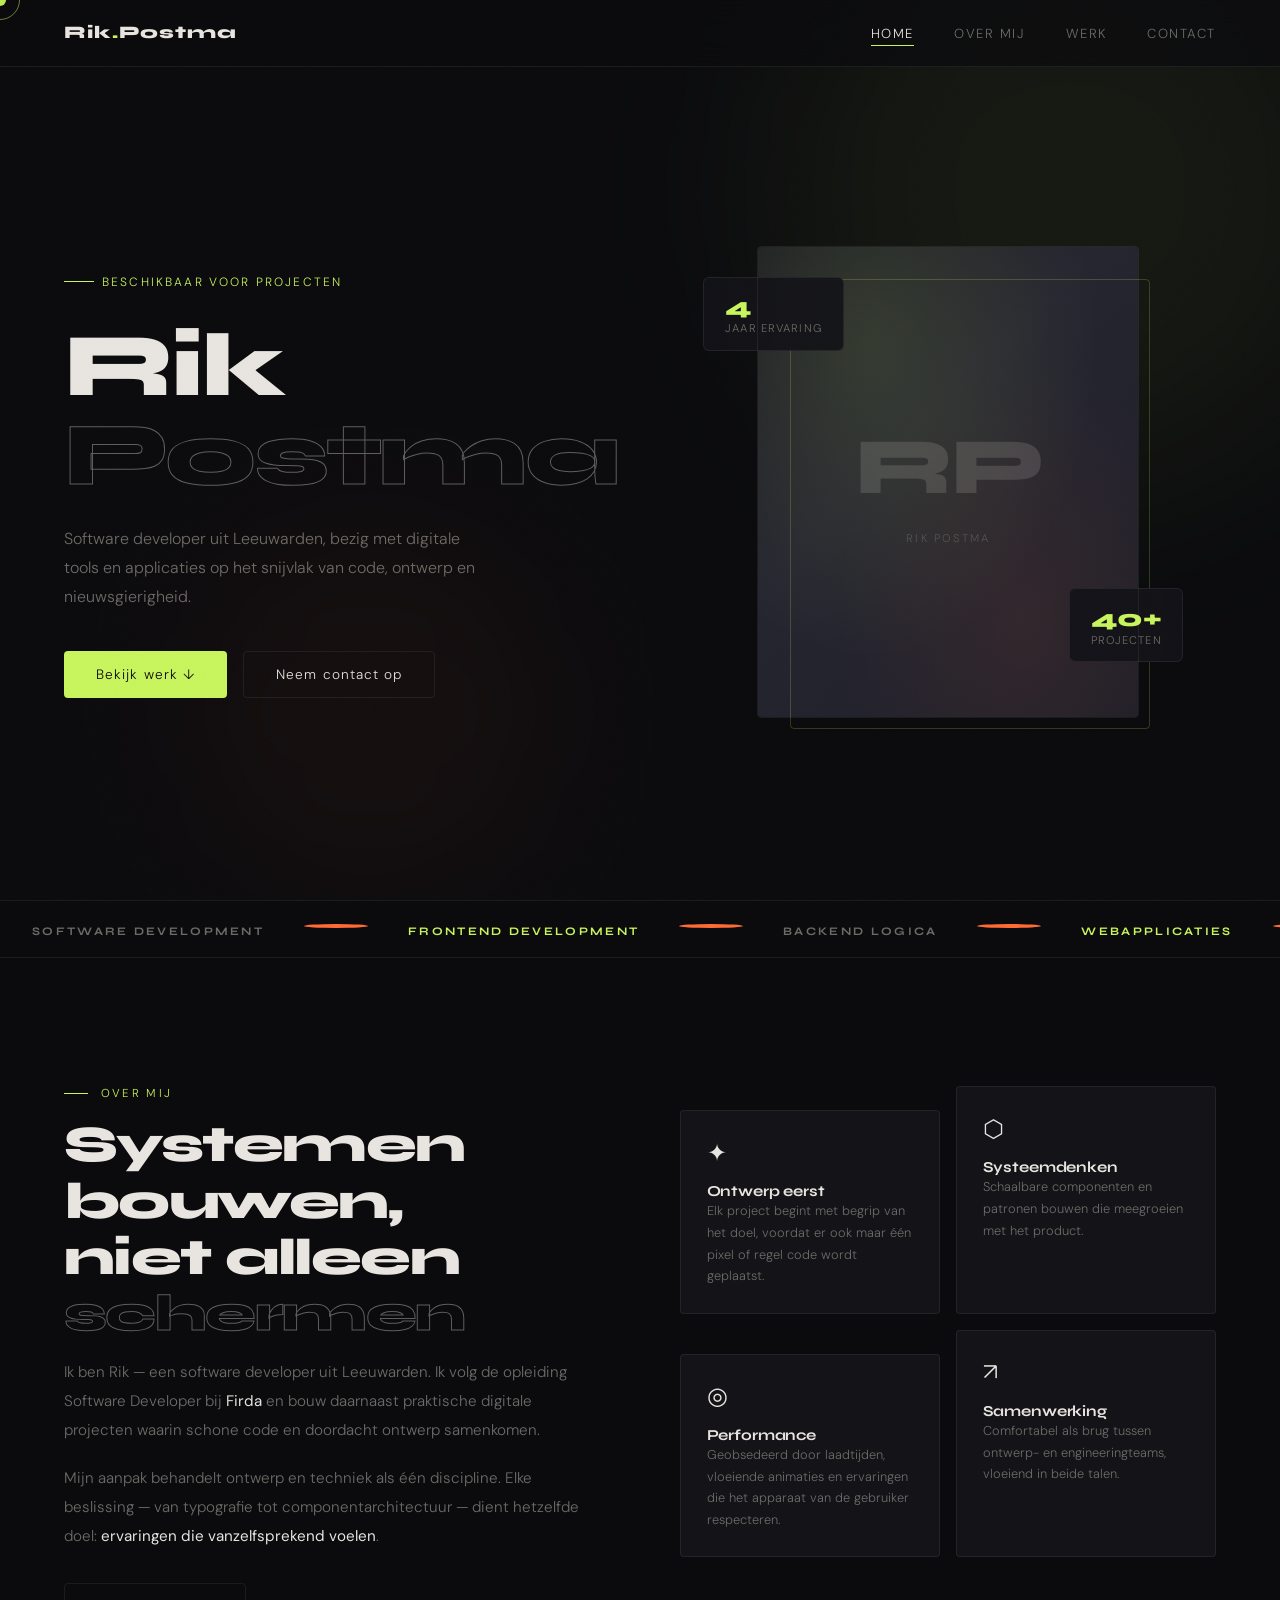
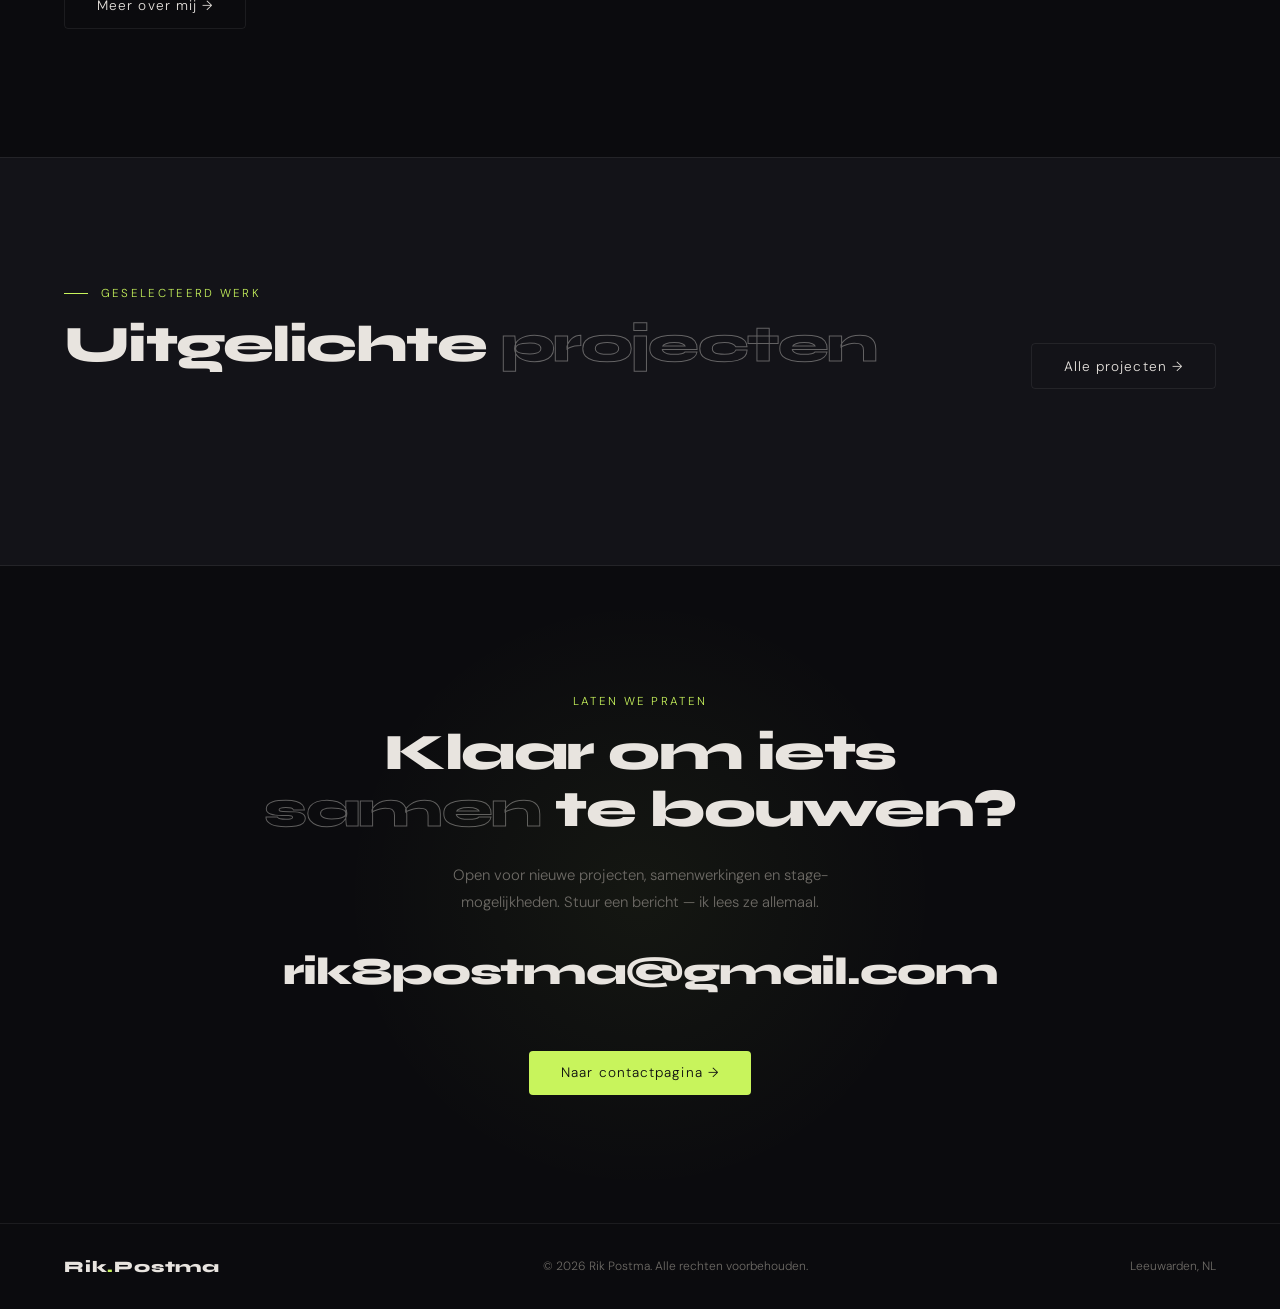
<file: index.html>
<!DOCTYPE html>
<html lang="nl">
<head>
  <meta charset="UTF-8" />
  <meta name="viewport" content="width=device-width, initial-scale=1.0"/>
  <meta name="description" content="Rik Postma — Software Developer uit Leeuwarden."/>
  <title>Rik Postma — Portfolio</title>
  <link rel="preconnect" href="https://fonts.googleapis.com">
  <link href="https://fonts.googleapis.com/css2?family=Syne:wght@400;700;800&family=DM+Sans:ital,wght@0,300;0,400;1,300&display=swap" rel="stylesheet">
  <link rel="stylesheet" href="style.css">
</head>
<body>

  <!-- Custom cursor -->
  <div class="cursor" id="cursor"></div>
  <div class="cursor-ring" id="cursorRing"></div>

  <!-- ── NAVIGATIE ── -->
  <nav>
    <a href="index.html" class="nav-logo">Rik<span>.</span>Postma</a>
    <ul class="nav-links">
      <li><a href="index.html">Home</a></li>
      <li><a href="about.html">Over mij</a></li>
      <li><a href="work.html">Werk</a></li>
      <li><a href="contact.html">Contact</a></li>
    </ul>
    <button class="nav-hamburger" id="navHamburger" aria-label="Menu openen">
      <span></span><span></span><span></span>
    </button>
  </nav>

  <!-- Mobile drawer -->
  <div class="nav-overlay" id="navOverlay"></div>
  <div class="nav-drawer" id="navDrawer">
    <a href="index.html">Home</a>
    <a href="about.html">Over mij</a>
    <a href="work.html">Werk</a>
    <a href="contact.html">Contact</a>
  </div>

  <!-- ── HERO ── -->
  <section id="hero">
    <div class="hero-bg-circle c1"></div>
    <div class="hero-bg-circle c2"></div>

    <div class="hero-content">
      <div class="hero-tag">Beschikbaar voor projecten</div>
      <h1>Rik<br><em>Postma</em></h1>
      <p class="hero-desc">
        Software developer uit Leeuwarden, bezig met digitale tools en applicaties op het snijvlak van code, ontwerp en nieuwsgierigheid.
      </p>
      <div class="hero-cta">
        <a href="work.html" class="btn btn-primary">Bekijk werk ↓</a>
        <a href="contact.html" class="btn btn-ghost">Neem contact op</a>
      </div>
    </div>

    <div class="hero-visual">
      <div class="avatar-frame">
        <div class="avatar-placeholder">
          <div class="avatar-initials">RP</div>
          <div class="avatar-label">Rik Postma</div>
        </div>
        <div class="avatar-frame-accent"></div>
        <div class="hero-stat-card sc1">
          <div class="stat-num">4</div>
          <div class="stat-lbl">Jaar ervaring</div>
        </div>
        <div class="hero-stat-card sc2">
          <div class="stat-num">40+</div>
          <div class="stat-lbl">Projecten</div>
        </div>
      </div>
    </div>
  </section>

  <!-- ── MARQUEE ── -->
  <div class="marquee-section">
    <div class="marquee-track">
      <span>Software Development</span><span class="marquee-dot"></span>
      <span class="accent">Frontend Development</span><span class="marquee-dot"></span>
      <span>Backend Logica</span><span class="marquee-dot"></span>
      <span class="accent">Webapplicaties</span><span class="marquee-dot"></span>
      <span>Databases</span><span class="marquee-dot"></span>
      <span class="accent">Clean Code</span><span class="marquee-dot"></span>
      <span>UI / UX</span><span class="marquee-dot"></span>
      <span class="accent">Probleemoplossing</span><span class="marquee-dot"></span>
      <!-- duplicate for seamless loop -->
      <span>Software Development</span><span class="marquee-dot"></span>
      <span class="accent">Frontend Development</span><span class="marquee-dot"></span>
      <span>Backend Logica</span><span class="marquee-dot"></span>
      <span class="accent">Webapplicaties</span><span class="marquee-dot"></span>
      <span>Databases</span><span class="marquee-dot"></span>
      <span class="accent">Clean Code</span><span class="marquee-dot"></span>
      <span>UI / UX</span><span class="marquee-dot"></span>
      <span class="accent">Probleemoplossing</span><span class="marquee-dot"></span>
    </div>
  </div>

  <!-- ── ABOUT PREVIEW ── -->
  <section id="about" class="section">
    <div class="about-text reveal">
      <div class="section-label">Over mij</div>
      <h2>Systemen bouwen,<br>niet alleen <em>schermen</em></h2>
      <p>Ik ben Rik — een software developer uit Leeuwarden. Ik volg de opleiding Software Developer bij <strong>Firda</strong> en bouw daarnaast praktische digitale projecten waarin schone code en doordacht ontwerp samenkomen.</p>
      <p>Mijn aanpak behandelt ontwerp en techniek als één discipline. Elke beslissing — van typografie tot componentarchitectuur — dient hetzelfde doel: <strong>ervaringen die vanzelfsprekend voelen</strong>.</p>
      <div style="margin-top:2rem;">
        <a href="about.html" class="btn btn-ghost">Meer over mij →</a>
      </div>
    </div>
    <div class="about-visual reveal">
      <div class="about-card">
        <div class="about-card-icon">✦</div>
        <h3>Ontwerp eerst</h3>
        <p>Elk project begint met begrip van het doel, voordat er ook maar één pixel of regel code wordt geplaatst.</p>
      </div>
      <div class="about-card">
        <div class="about-card-icon">⬡</div>
        <h3>Systeemdenken</h3>
        <p>Schaalbare componenten en patronen bouwen die meegroeien met het product.</p>
      </div>
      <div class="about-card">
        <div class="about-card-icon">◎</div>
        <h3>Performance</h3>
        <p>Geobsedeerd door laadtijden, vloeiende animaties en ervaringen die het apparaat van de gebruiker respecteren.</p>
      </div>
      <div class="about-card">
        <div class="about-card-icon">↗</div>
        <h3>Samenwerking</h3>
        <p>Comfortabel als brug tussen ontwerp- en engineeringteams, vloeiend in beide talen.</p>
      </div>
    </div>
  </section>

  <!-- ── FEATURED WORK ── -->
  <section id="work" class="section" style="background:var(--surface); border-top:1px solid var(--border); border-bottom:1px solid var(--border);">
    <div class="work-header reveal">
      <div>
        <div class="section-label">Geselecteerd werk</div>
        <h2>Uitgelichte <em>projecten</em></h2>
      </div>
      <a href="work.html" class="btn btn-ghost">Alle projecten →</a>
    </div>
    <div class="projects-grid featured">
      <!-- Featured projects will be added here -->
    </div>
  </section>

  <!-- ── CONTACT CTA ── -->
  <section id="contact" class="section contact-section">
    <div class="contact-glow"></div>
    <div class="contact-inner reveal">
      <div class="section-label centered">Laten we praten</div>
      <h2>Klaar om iets<br><em>samen</em> te bouwen?</h2>
      <p class="contact-sub">Open voor nieuwe projecten, samenwerkingen en stage-mogelijkheden. Stuur een bericht — ik lees ze allemaal.</p>
      <a href="mailto:rik8postma@gmail.com" class="contact-email">rik8postma@gmail.com</a>
      <div style="margin-top:1.5rem;">
        <a href="contact.html" class="btn btn-primary">Naar contactpagina →</a>
      </div>
    </div>
  </section>

  <!-- ── FOOTER ── -->
  <footer>
    <div class="footer-logo">Rik<span>.</span>Postma</div>
    <p>© 2026 Rik Postma. Alle rechten voorbehouden.</p>
    <p>Leeuwarden, NL</p>
  </footer>

  <script src="main.js"></script>
</body>
</html>
</file>
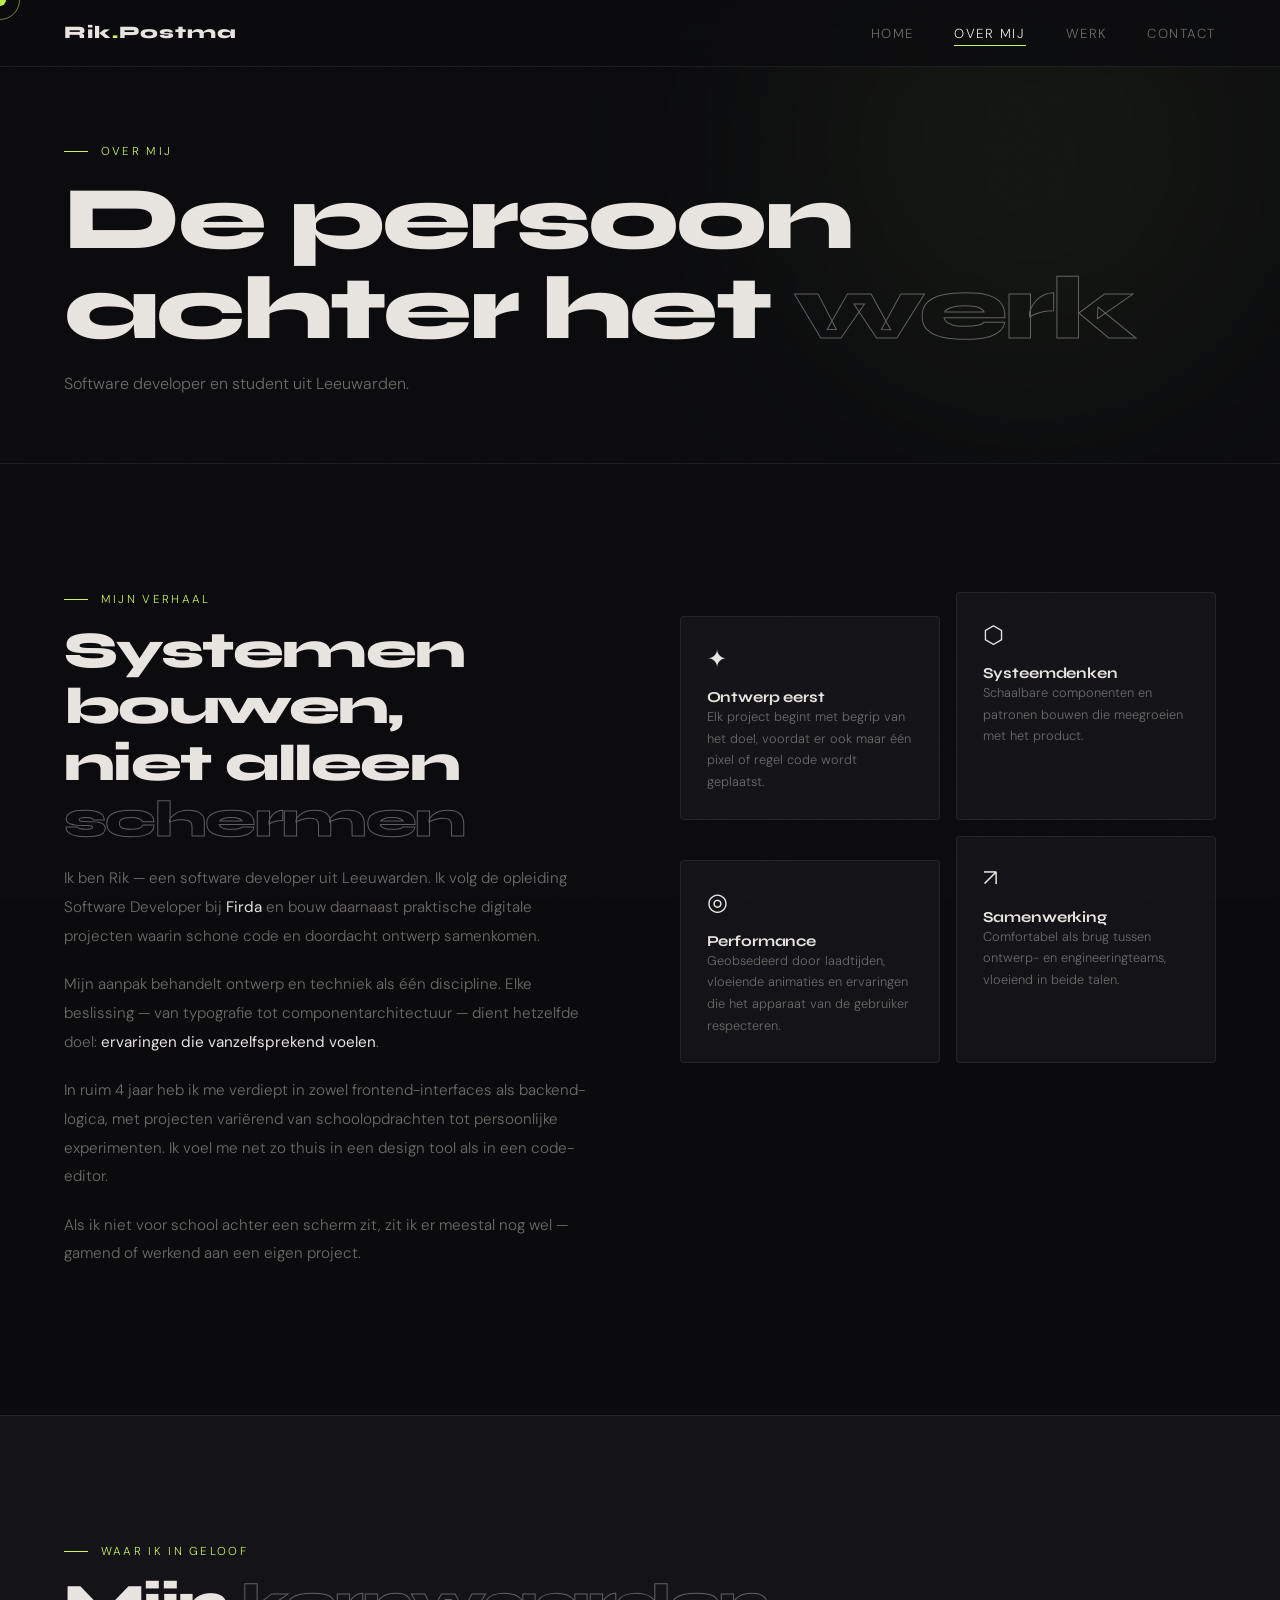
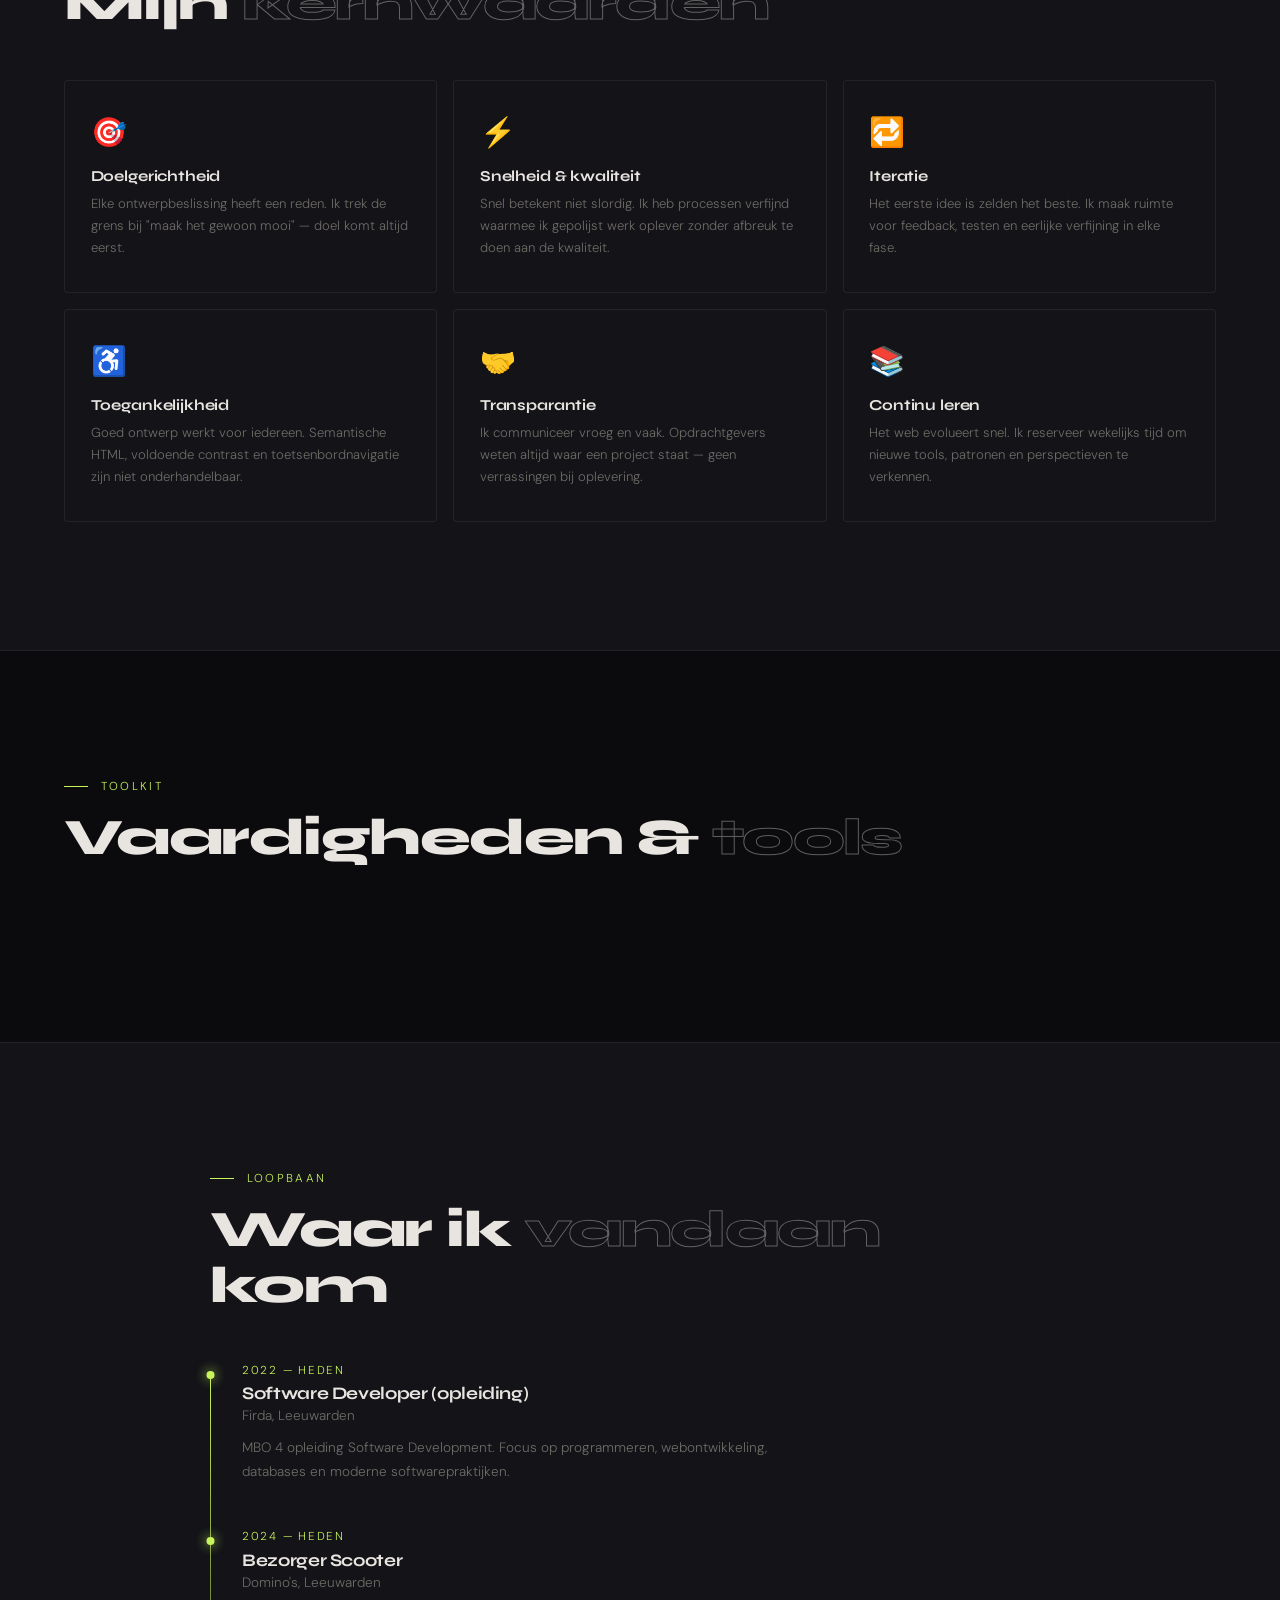
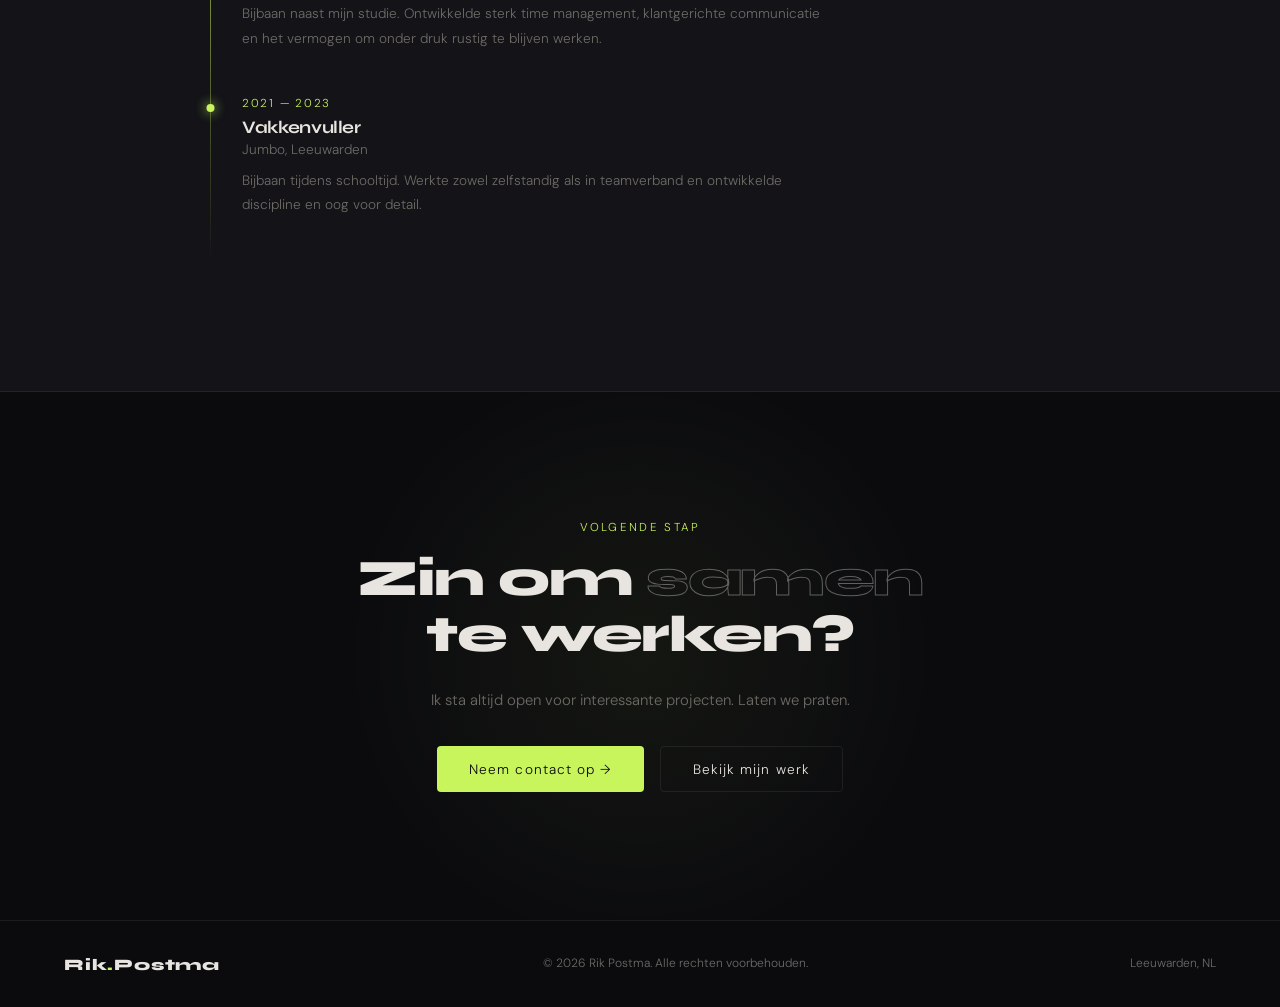
<file: about.html>
<!DOCTYPE html>
<html lang="nl">
<head>
  <meta charset="UTF-8" />
  <meta name="viewport" content="width=device-width, initial-scale=1.0"/>
  <meta name="description" content="Over Rik Postma — Software Developer."/>
  <title>Over mij — Rik Postma</title>
  <link rel="preconnect" href="https://fonts.googleapis.com">
  <link href="https://fonts.googleapis.com/css2?family=Syne:wght@400;700;800&family=DM+Sans:ital,wght@0,300;0,400;1,300&display=swap" rel="stylesheet">
  <link rel="stylesheet" href="style.css">
</head>
<body>

  <!-- Custom cursor -->
  <div class="cursor" id="cursor"></div>
  <div class="cursor-ring" id="cursorRing"></div>

  <!-- ── NAVIGATIE ── -->
  <nav>
    <a href="index.html" class="nav-logo">Rik<span>.</span>Postma</a>
    <ul class="nav-links">
      <li><a href="index.html">Home</a></li>
      <li><a href="about.html">Over mij</a></li>
      <li><a href="work.html">Werk</a></li>
      <li><a href="contact.html">Contact</a></li>
    </ul>
    <button class="nav-hamburger" id="navHamburger" aria-label="Menu openen">
      <span></span><span></span><span></span>
    </button>
  </nav>
  <div class="nav-overlay" id="navOverlay"></div>
  <div class="nav-drawer" id="navDrawer">
    <a href="index.html">Home</a>
    <a href="about.html">Over mij</a>
    <a href="work.html">Werk</a>
    <a href="contact.html">Contact</a>
  </div>

  <!-- ── PAGE HERO ── -->
  <div class="page-hero">
    <div class="page-hero-bg"></div>
    <div class="page-hero-content">
      <div class="section-label">Over mij</div>
      <h1>De persoon<br>achter het <em>werk</em></h1>
      <p>Software developer en student uit Leeuwarden.</p>
    </div>
  </div>

  <!-- ── INTRO ── -->
  <section id="about" class="section">
    <div class="about-text reveal">
      <div class="section-label">Mijn verhaal</div>
      <h2>Systemen bouwen,<br>niet alleen <em>schermen</em></h2>
      <p>Ik ben Rik — een software developer uit Leeuwarden. Ik volg de opleiding Software Developer bij <strong>Firda</strong> en bouw daarnaast praktische digitale projecten waarin schone code en doordacht ontwerp samenkomen.</p>
      <p>Mijn aanpak behandelt ontwerp en techniek als één discipline. Elke beslissing — van typografie tot componentarchitectuur — dient hetzelfde doel: <strong>ervaringen die vanzelfsprekend voelen</strong>.</p>
      <p>In ruim 4 jaar heb ik me verdiept in zowel frontend-interfaces als backend-logica, met projecten variërend van schoolopdrachten tot persoonlijke experimenten. Ik voel me net zo thuis in een design tool als in een code-editor.</p>
      <p>Als ik niet voor school achter een scherm zit, zit ik er meestal nog wel — gamend of werkend aan een eigen project.</p>
    </div>
    <div class="about-visual reveal">
      <div class="about-card">
        <div class="about-card-icon">✦</div>
        <h3>Ontwerp eerst</h3>
        <p>Elk project begint met begrip van het doel, voordat er ook maar één pixel of regel code wordt geplaatst.</p>
      </div>
      <div class="about-card">
        <div class="about-card-icon">⬡</div>
        <h3>Systeemdenken</h3>
        <p>Schaalbare componenten en patronen bouwen die meegroeien met het product.</p>
      </div>
      <div class="about-card">
        <div class="about-card-icon">◎</div>
        <h3>Performance</h3>
        <p>Geobsedeerd door laadtijden, vloeiende animaties en ervaringen die het apparaat van de gebruiker respecteren.</p>
      </div>
      <div class="about-card">
        <div class="about-card-icon">↗</div>
        <h3>Samenwerking</h3>
        <p>Comfortabel als brug tussen ontwerp- en engineeringteams, vloeiend in beide talen.</p>
      </div>
    </div>
  </section>

  <!-- ── VALUES ── -->
  <section class="section" style="background:var(--surface); border-top:1px solid var(--border); border-bottom:1px solid var(--border);">
    <div class="reveal">
      <div class="section-label">Waar ik in geloof</div>
      <h2>Mijn <em>kernwaarden</em></h2>
    </div>
    <div class="values-grid" style="margin-top:3rem;">
      <div class="value-card reveal">
        <div class="value-icon">🎯</div>
        <h3>Doelgerichtheid</h3>
        <p>Elke ontwerpbeslissing heeft een reden. Ik trek de grens bij "maak het gewoon mooi" — doel komt altijd eerst.</p>
      </div>
      <div class="value-card reveal">
        <div class="value-icon">⚡</div>
        <h3>Snelheid &amp; kwaliteit</h3>
        <p>Snel betekent niet slordig. Ik heb processen verfijnd waarmee ik gepolijst werk oplever zonder afbreuk te doen aan de kwaliteit.</p>
      </div>
      <div class="value-card reveal">
        <div class="value-icon">🔁</div>
        <h3>Iteratie</h3>
        <p>Het eerste idee is zelden het beste. Ik maak ruimte voor feedback, testen en eerlijke verfijning in elke fase.</p>
      </div>
      <div class="value-card reveal">
        <div class="value-icon">♿</div>
        <h3>Toegankelijkheid</h3>
        <p>Goed ontwerp werkt voor iedereen. Semantische HTML, voldoende contrast en toetsenbordnavigatie zijn niet onderhandelbaar.</p>
      </div>
      <div class="value-card reveal">
        <div class="value-icon">🤝</div>
        <h3>Transparantie</h3>
        <p>Ik communiceer vroeg en vaak. Opdrachtgevers weten altijd waar een project staat — geen verrassingen bij oplevering.</p>
      </div>
      <div class="value-card reveal">
        <div class="value-icon">📚</div>
        <h3>Continu leren</h3>
        <p>Het web evolueert snel. Ik reserveer wekelijks tijd om nieuwe tools, patronen en perspectieven te verkennen.</p>
      </div>
    </div>
  </section>

  <!-- ── SKILLS ── -->
  <section class="section">
    <div class="reveal">
      <div class="section-label">Toolkit</div>
      <h2>Vaardigheden &amp; <em>tools</em></h2>
    </div>
    <div class="skills-full reveal" style="margin-top:3rem;">
      <!-- Skill tags will be added here -->
    </div>
  </section>

  <!-- ── EXPERIENCE ── -->
  <section class="section" style="background:var(--surface); border-top:1px solid var(--border); border-bottom:1px solid var(--border);">
    <div class="exp-inner">
      <div class="exp-header reveal">
        <div class="section-label">Loopbaan</div>
        <h2>Waar ik <em>vandaan</em> kom</h2>
      </div>
      <div class="timeline">
        <div class="timeline-item">
          <div class="timeline-period">2022 — heden</div>
          <div class="timeline-role">Software Developer (opleiding)</div>
          <div class="timeline-company">Firda, Leeuwarden</div>
          <p class="timeline-desc">MBO 4 opleiding Software Development. Focus op programmeren, webontwikkeling, databases en moderne softwarepraktijken.</p>
        </div>
        <div class="timeline-item">
          <div class="timeline-period">2024 — heden</div>
          <div class="timeline-role">Bezorger Scooter</div>
          <div class="timeline-company">Domino's, Leeuwarden</div>
          <p class="timeline-desc">Bijbaan naast mijn studie. Ontwikkelde sterk time management, klantgerichte communicatie en het vermogen om onder druk rustig te blijven werken.</p>
        </div>
        <div class="timeline-item">
          <div class="timeline-period">2021 — 2023</div>
          <div class="timeline-role">Vakkenvuller</div>
          <div class="timeline-company">Jumbo, Leeuwarden</div>
          <p class="timeline-desc">Bijbaan tijdens schooltijd. Werkte zowel zelfstandig als in teamverband en ontwikkelde discipline en oog voor detail.</p>
        </div>
      </div>
    </div>
  </section>

  <!-- ── CTA ── -->
  <section class="section contact-section">
    <div class="contact-glow"></div>
    <div class="contact-inner reveal">
      <div class="section-label centered">Volgende stap</div>
      <h2>Zin om <em>samen</em><br>te werken?</h2>
      <p class="contact-sub">Ik sta altijd open voor interessante projecten. Laten we praten.</p>
      <div style="margin-top:2rem; display:flex; gap:1rem; justify-content:center; flex-wrap:wrap;">
        <a href="contact.html" class="btn btn-primary">Neem contact op →</a>
        <a href="work.html" class="btn btn-ghost">Bekijk mijn werk</a>
      </div>
    </div>
  </section>

  <!-- ── FOOTER ── -->
  <footer>
    <div class="footer-logo">Rik<span>.</span>Postma</div>
    <p>© 2026 Rik Postma. Alle rechten voorbehouden.</p>
    <p>Leeuwarden, NL</p>
  </footer>

  <script src="main.js"></script>
</body>
</html>
</file>
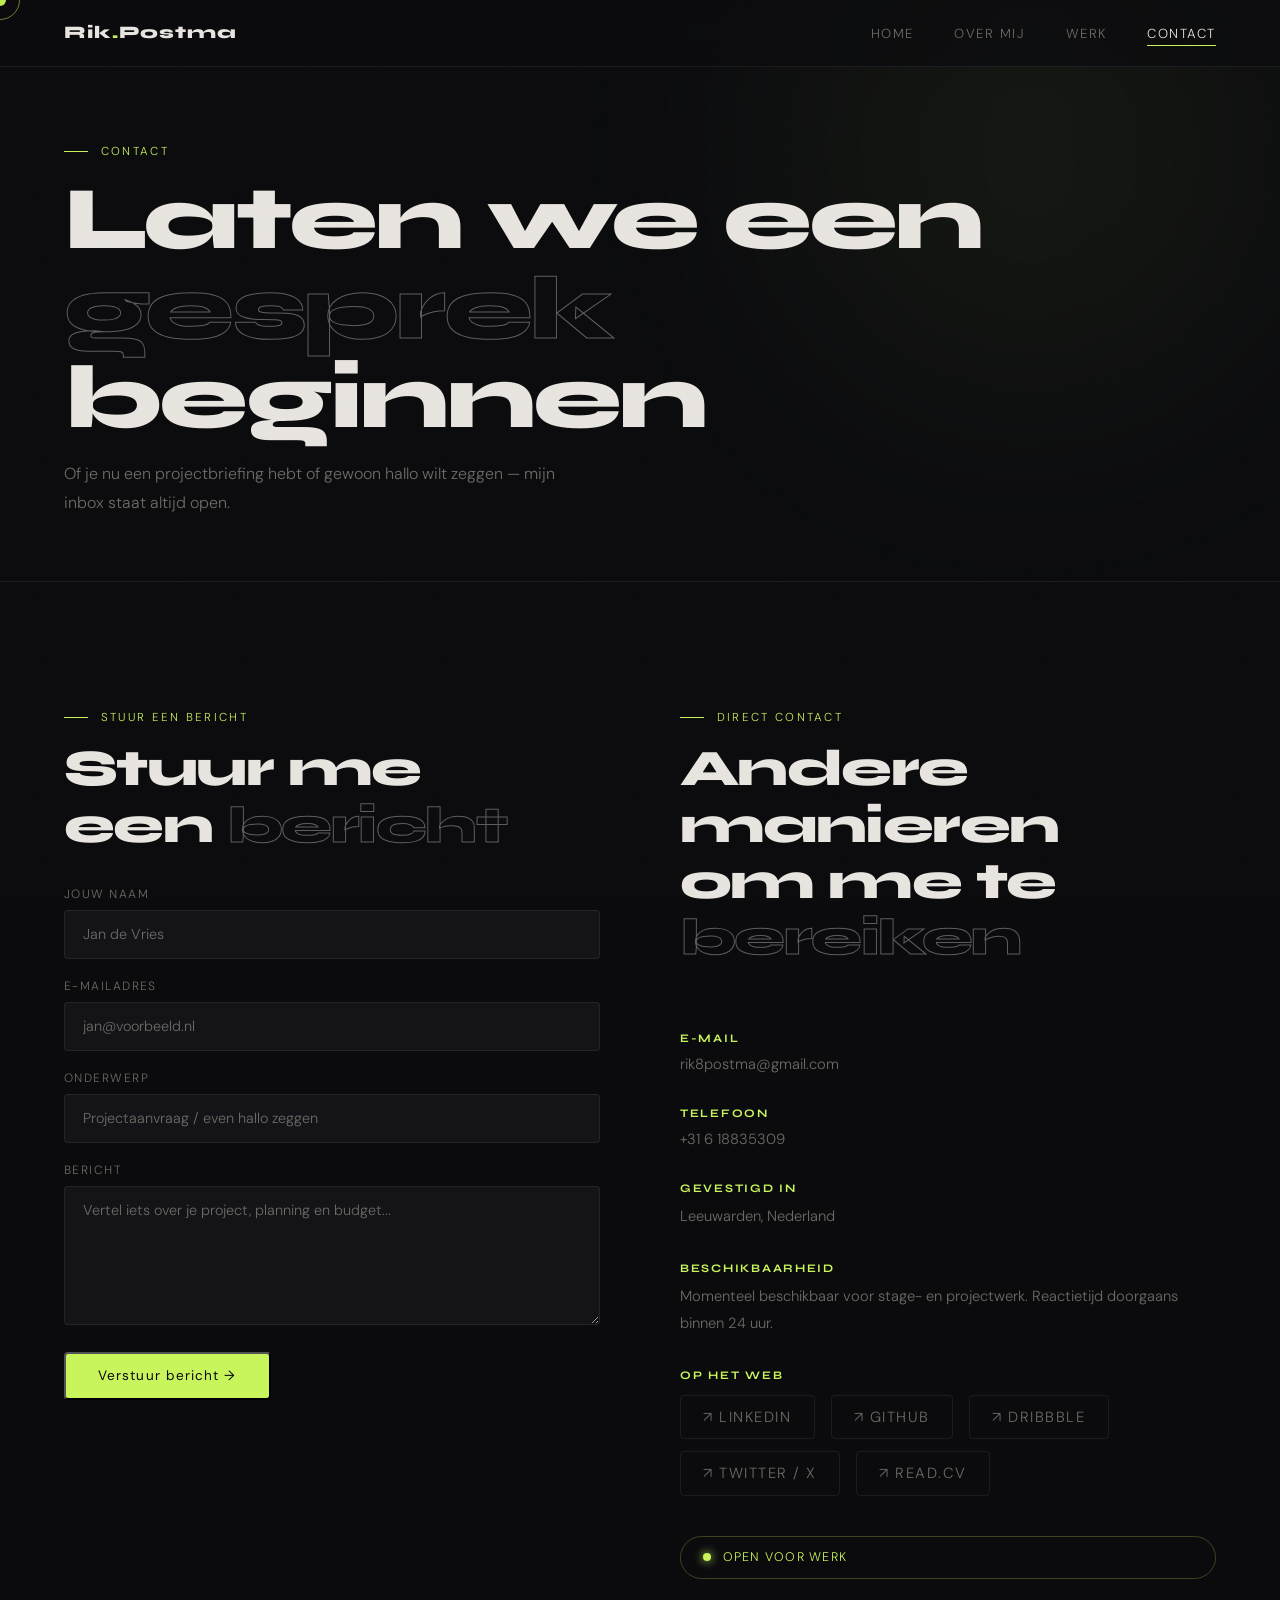
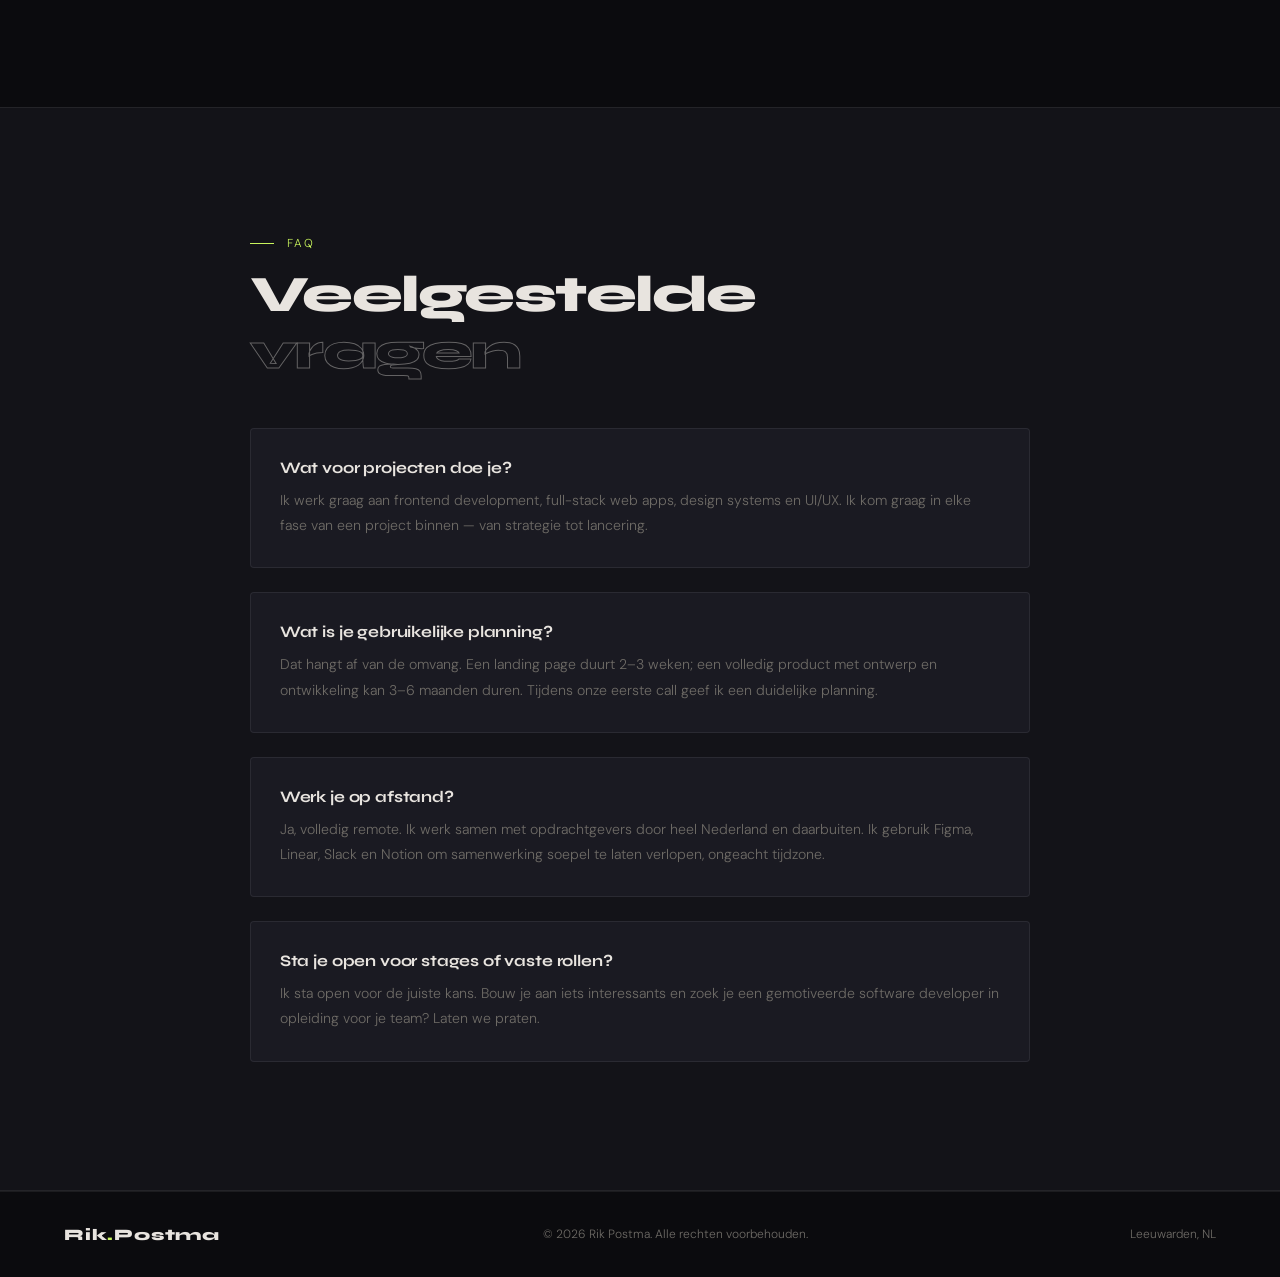
<file: contact.html>
<!DOCTYPE html>
<html lang="nl">
<head>
  <meta charset="UTF-8" />
  <meta name="viewport" content="width=device-width, initial-scale=1.0"/>
  <meta name="description" content="Neem contact op met Rik Postma — Software Developer."/>
  <title>Contact — Rik Postma</title>
  <link rel="preconnect" href="https://fonts.googleapis.com">
  <link href="https://fonts.googleapis.com/css2?family=Syne:wght@400;700;800&family=DM+Sans:ital,wght@0,300;0,400;1,300&display=swap" rel="stylesheet">
  <link rel="stylesheet" href="style.css">
</head>
<body>

  <!-- Custom cursor -->
  <div class="cursor" id="cursor"></div>
  <div class="cursor-ring" id="cursorRing"></div>

  <!-- ── NAVIGATIE ── -->
  <nav>
    <a href="index.html" class="nav-logo">Rik<span>.</span>Postma</a>
    <ul class="nav-links">
      <li><a href="index.html">Home</a></li>
      <li><a href="about.html">Over mij</a></li>
      <li><a href="work.html">Werk</a></li>
      <li><a href="contact.html">Contact</a></li>
    </ul>
    <button class="nav-hamburger" id="navHamburger" aria-label="Menu openen">
      <span></span><span></span><span></span>
    </button>
  </nav>
  <div class="nav-overlay" id="navOverlay"></div>
  <div class="nav-drawer" id="navDrawer">
    <a href="index.html">Home</a>
    <a href="about.html">Over mij</a>
    <a href="work.html">Werk</a>
    <a href="contact.html">Contact</a>
  </div>

  <!-- ── PAGE HERO ── -->
  <div class="page-hero">
    <div class="page-hero-bg"></div>
    <div class="page-hero-content">
      <div class="section-label">Contact</div>
      <h1>Laten we een<br><em>gesprek</em> beginnen</h1>
      <p>Of je nu een projectbriefing hebt of gewoon hallo wilt zeggen — mijn inbox staat altijd open.</p>
    </div>
  </div>

  <!-- ── CONTACT FORM + INFO ── -->
  <section class="section">
    <div class="contact-grid">

      <!-- Form -->
      <div class="reveal">
        <div class="section-label">Stuur een bericht</div>
        <h2 style="margin-bottom:2rem;">Stuur me<br>een <em>bericht</em></h2>
        <form class="contact-form" id="contactForm" novalidate>
          <div class="form-group">
            <label for="name">Jouw naam</label>
            <input type="text" id="name" name="name" placeholder="Jan de Vries" required>
          </div>
          <div class="form-group">
            <label for="email">E-mailadres</label>
            <input type="email" id="email" name="email" placeholder="jan@voorbeeld.nl" required>
          </div>
          <div class="form-group">
            <label for="subject">Onderwerp</label>
            <input type="text" id="subject" name="subject" placeholder="Projectaanvraag / even hallo zeggen">
          </div>
          <div class="form-group">
            <label for="message">Bericht</label>
            <textarea id="message" name="message" rows="6" placeholder="Vertel iets over je project, planning en budget..." required></textarea>
          </div>
          <button type="submit" class="btn btn-primary" style="align-self:flex-start; margin-top:0.5rem;">
            Verstuur bericht →
          </button>
        </form>
      </div>

      <!-- Contact info -->
      <div class="contact-info reveal">
        <div>
          <div class="section-label">Direct contact</div>
          <h2 style="margin-bottom:2rem;">Andere manieren<br>om me te <em>bereiken</em></h2>
        </div>

        <div class="contact-info-item">
          <h3>E-mail</h3>
          <a href="mailto:rik8postma@gmail.com">rik8postma@gmail.com</a>
        </div>

        <div class="contact-info-item">
          <h3>Telefoon</h3>
          <a href="tel:+31618835309">+31 6 18835309</a>
        </div>

        <div class="contact-info-item">
          <h3>Gevestigd in</h3>
          <p>Leeuwarden, Nederland</p>
        </div>

        <div class="contact-info-item">
          <h3>Beschikbaarheid</h3>
          <p>Momenteel beschikbaar voor stage- en projectwerk. Reactietijd doorgaans binnen 24 uur.</p>
        </div>

        <div class="contact-info-item">
          <h3>Op het web</h3>
          <div class="social-row" style="justify-content:flex-start; margin-top:0.8rem;">
            <a href="#" class="social-link">↗ LinkedIn</a>
            <a href="#" class="social-link">↗ GitHub</a>
            <a href="#" class="social-link">↗ Dribbble</a>
          </div>
          <div class="social-row" style="justify-content:flex-start; margin-top:0.75rem;">
            <a href="#" class="social-link">↗ Twitter / X</a>
            <a href="#" class="social-link">↗ Read.cv</a>
          </div>
        </div>

        <!-- Decorative availability badge -->
        <div style="display:inline-flex; align-items:center; gap:0.7rem; padding:0.8rem 1.4rem; border:1px solid rgba(200,244,92,0.25); border-radius:100px; margin-top:0.5rem;">
          <span style="width:8px;height:8px;border-radius:50%;background:var(--accent);box-shadow:0 0 10px var(--accent);animation:pulse 2s ease-in-out infinite;flex-shrink:0;"></span>
          <span style="font-size:0.78rem;letter-spacing:0.1em;text-transform:uppercase;color:var(--accent);">Open voor werk</span>
        </div>
      </div>

    </div>
  </section>

  <!-- ── FAQ ── -->
  <section class="section" style="background:var(--surface); border-top:1px solid var(--border); border-bottom:1px solid var(--border);">
    <div class="reveal" style="max-width:780px; margin:0 auto;">
      <div class="section-label">FAQ</div>
      <h2>Veelgestelde <em>vragen</em></h2>
      <div style="margin-top:3rem; display:flex; flex-direction:column; gap:1.5rem;">

        <div style="padding:1.8rem; background:var(--surface2); border:1px solid var(--border); border-radius:var(--radius);">
          <h3 style="margin-bottom:0.7rem; font-size:1rem;">Wat voor projecten doe je?</h3>
          <p style="color:var(--muted); font-size:0.88rem; line-height:1.8;">Ik werk graag aan frontend development, full-stack web apps, design systems en UI/UX. Ik kom graag in elke fase van een project binnen — van strategie tot lancering.</p>
        </div>

        <div style="padding:1.8rem; background:var(--surface2); border:1px solid var(--border); border-radius:var(--radius);">
          <h3 style="margin-bottom:0.7rem; font-size:1rem;">Wat is je gebruikelijke planning?</h3>
          <p style="color:var(--muted); font-size:0.88rem; line-height:1.8;">Dat hangt af van de omvang. Een landing page duurt 2–3 weken; een volledig product met ontwerp en ontwikkeling kan 3–6 maanden duren. Tijdens onze eerste call geef ik een duidelijke planning.</p>
        </div>

        <div style="padding:1.8rem; background:var(--surface2); border:1px solid var(--border); border-radius:var(--radius);">
          <h3 style="margin-bottom:0.7rem; font-size:1rem;">Werk je op afstand?</h3>
          <p style="color:var(--muted); font-size:0.88rem; line-height:1.8;">Ja, volledig remote. Ik werk samen met opdrachtgevers door heel Nederland en daarbuiten. Ik gebruik Figma, Linear, Slack en Notion om samenwerking soepel te laten verlopen, ongeacht tijdzone.</p>
        </div>

        <div style="padding:1.8rem; background:var(--surface2); border:1px solid var(--border); border-radius:var(--radius);">
          <h3 style="margin-bottom:0.7rem; font-size:1rem;">Sta je open voor stages of vaste rollen?</h3>
          <p style="color:var(--muted); font-size:0.88rem; line-height:1.8;">Ik sta open voor de juiste kans. Bouw je aan iets interessants en zoek je een gemotiveerde software developer in opleiding voor je team? Laten we praten.</p>
        </div>

      </div>
    </div>
  </section>

  <!-- ── FOOTER ── -->
  <footer>
    <div class="footer-logo">Rik<span>.</span>Postma</div>
    <p>© 2026 Rik Postma. Alle rechten voorbehouden.</p>
    <p>Leeuwarden, NL</p>
  </footer>

  <style>
    @keyframes pulse {
      0%, 100% { box-shadow: 0 0 6px var(--accent); }
      50%       { box-shadow: 0 0 14px var(--accent); }
    }
  </style>

  <script src="main.js"></script>
</body>
</html>
</file>
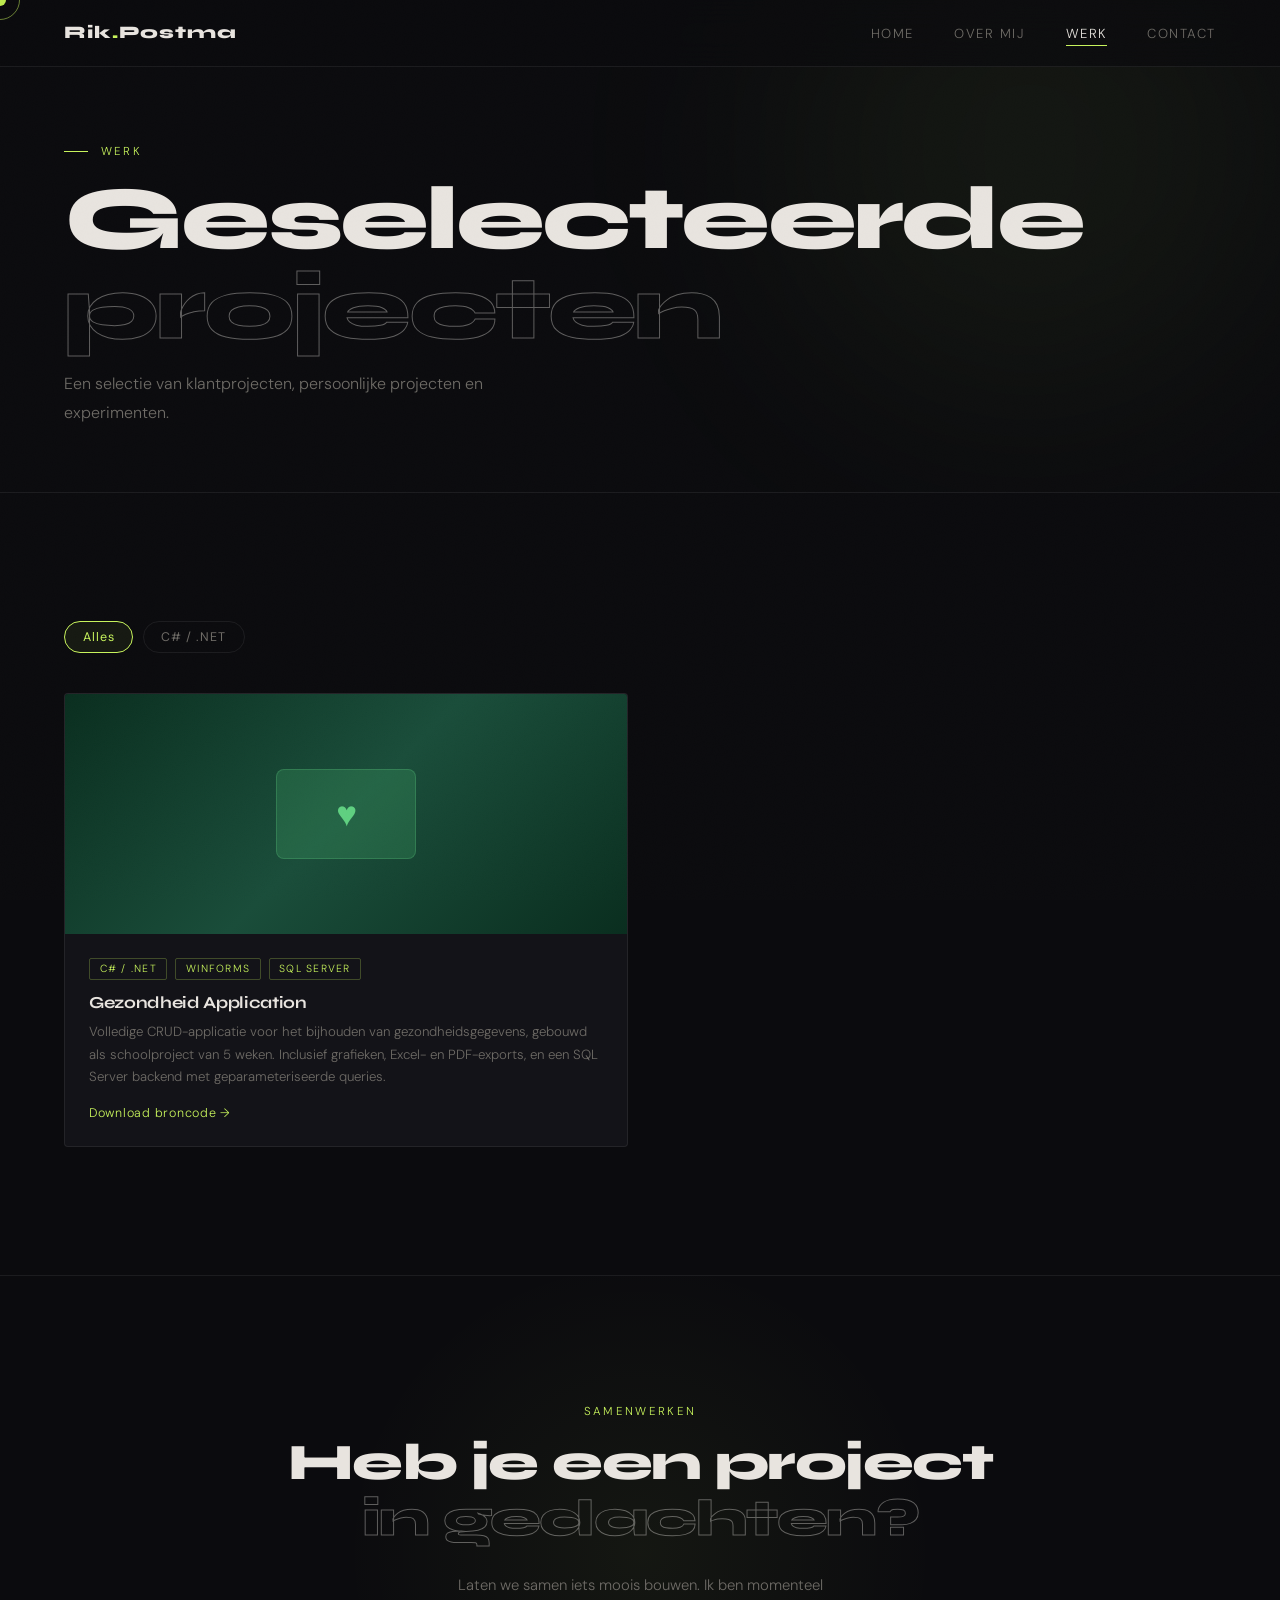
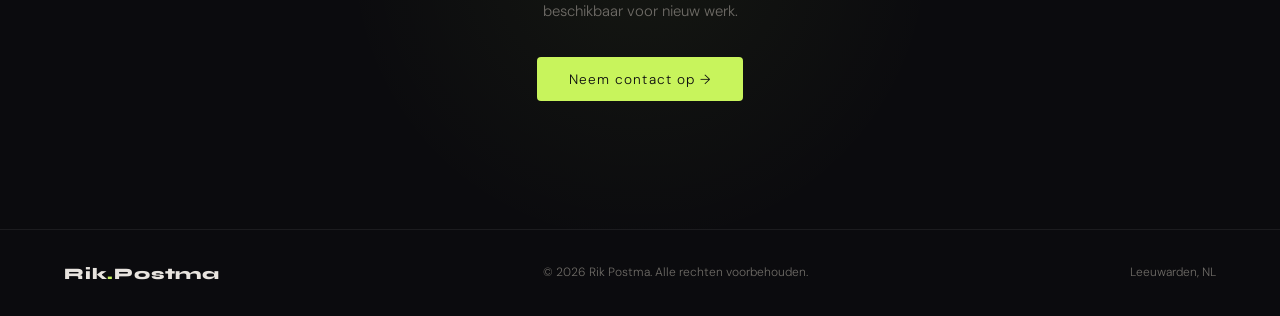
<file: work.html>
<!DOCTYPE html>
<html lang="nl">
<head>
  <meta charset="UTF-8" />
  <meta name="viewport" content="width=device-width, initial-scale=1.0"/>
  <meta name="description" content="Werk & projecten van Rik Postma — Software Developer."/>
  <title>Werk — Rik Postma</title>
  <link rel="preconnect" href="https://fonts.googleapis.com">
  <link href="https://fonts.googleapis.com/css2?family=Syne:wght@400;700;800&family=DM+Sans:ital,wght@0,300;0,400;1,300&display=swap" rel="stylesheet">
  <link rel="stylesheet" href="style.css">
</head>
<body>

  <!-- Custom cursor -->
  <div class="cursor" id="cursor"></div>
  <div class="cursor-ring" id="cursorRing"></div>

  <!-- ── NAVIGATIE ── -->
  <nav>
    <a href="index.html" class="nav-logo">Rik<span>.</span>Postma</a>
    <ul class="nav-links">
      <li><a href="index.html">Home</a></li>
      <li><a href="about.html">Over mij</a></li>
      <li><a href="work.html">Werk</a></li>
      <li><a href="contact.html">Contact</a></li>
    </ul>
    <button class="nav-hamburger" id="navHamburger" aria-label="Menu openen">
      <span></span><span></span><span></span>
    </button>
  </nav>
  <div class="nav-overlay" id="navOverlay"></div>
  <div class="nav-drawer" id="navDrawer">
    <a href="index.html">Home</a>
    <a href="about.html">Over mij</a>
    <a href="work.html">Werk</a>
    <a href="contact.html">Contact</a>
  </div>

  <!-- ── PAGE HERO ── -->
  <div class="page-hero">
    <div class="page-hero-bg"></div>
    <div class="page-hero-content">
      <div class="section-label">Werk</div>
      <h1>Geselecteerde<br><em>projecten</em></h1>
      <p>Een selectie van klantprojecten, persoonlijke projecten en experimenten.</p>
    </div>
  </div>

  <!-- ── PROJECT LIST ── -->
  <section class="section">

    <!-- Filter row -->
    <div class="filter-row reveal">
      <button class="filter-btn active" data-filter="all">Alles</button>
      <button class="filter-btn" data-filter="csharp">C# / .NET</button>
    </div>

    <div class="projects-grid">

      <div class="project-card reveal" data-tags="csharp desktop-app database">
        <div class="project-thumb">
          <div class="project-thumb-bg" style="background:linear-gradient(135deg,#0a2e1f,#1a4d3a,#0a2e1f);">
            <div class="pt-inner" style="background:rgba(80,200,120,0.2);color:#5fd080;border:1px solid rgba(95,208,128,0.25);">♥</div>
          </div>
        </div>
        <div class="project-info">
          <div class="project-tags">
            <span class="project-tag">C# / .NET</span>
            <span class="project-tag">WinForms</span>
            <span class="project-tag">SQL Server</span>
          </div>
          <div class="project-title">Gezondheid Application</div>
          <p class="project-desc">Volledige CRUD-applicatie voor het bijhouden van gezondheidsgegevens, gebouwd als schoolproject van 5 weken. Inclusief grafieken, Excel- en PDF-exports, en een SQL Server backend met geparameteriseerde queries.</p>
          <a href="assets/gezondheid-app.zip" class="project-link" download>Download broncode →</a>
        </div>
      </div>

    </div>
  </section>

  <!-- ── CTA ── -->
  <section class="section contact-section" style="border-top:1px solid var(--border);">
    <div class="contact-glow"></div>
    <div class="contact-inner reveal">
      <div class="section-label centered">Samenwerken</div>
      <h2>Heb je een project<br><em>in gedachten?</em></h2>
      <p class="contact-sub">Laten we samen iets moois bouwen. Ik ben momenteel beschikbaar voor nieuw werk.</p>
      <div style="margin-top:2rem;">
        <a href="contact.html" class="btn btn-primary">Neem contact op →</a>
      </div>
    </div>
  </section>

  <!-- ── FOOTER ── -->
  <footer>
    <div class="footer-logo">Rik<span>.</span>Postma</div>
    <p>© 2026 Rik Postma. Alle rechten voorbehouden.</p>
    <p>Leeuwarden, NL</p>
  </footer>

  <script src="main.js"></script>
</body>
</html>
</file>
<file: style.css>
/* ============================================================
   RIKPOSTMA.NL — style.css
   ============================================================ */

/* ── Reset & Variables ── */
*, *::before, *::after { margin: 0; padding: 0; box-sizing: border-box; }

:root {
  --bg:       #0b0b0e;
  --surface:  #131318;
  --surface2: #1a1a22;
  --border:   rgba(255,255,255,0.07);
  --text:     #e8e4df;
  --muted:    #6e6b66;
  --accent:   #c8f45c;
  --accent2:  #ff6b35;

  --pad-x:    4rem;
  --pad-y:    8rem;
  --radius:   4px;
}

html { scroll-behavior: smooth; }

body {
  background: var(--bg);
  color: var(--text);
  font-family: 'DM Sans', sans-serif;
  font-weight: 300;
  cursor: none;
  overflow-x: hidden;
  min-height: 100vh;
}

/* Touch/mobile: restore default cursor */
@media (hover: none) {
  body { cursor: auto; }
  .cursor, .cursor-ring { display: none; }
}

/* ── Noise texture ── */
body::before {
  content: '';
  position: fixed;
  inset: 0;
  background-image: url("data:image/svg+xml,%3Csvg viewBox='0 0 200 200' xmlns='http://www.w3.org/2000/svg'%3E%3Cfilter id='n'%3E%3CfeTurbulence type='fractalNoise' baseFrequency='0.9' numOctaves='4' stitchTiles='stitch'/%3E%3C/filter%3E%3Crect width='100%25' height='100%25' filter='url(%23n)' opacity='0.04'/%3E%3C/svg%3E");
  background-size: 200px 200px;
  pointer-events: none;
  z-index: 1000;
  opacity: 0.4;
}

/* ── Typography ── */
h1, h2, h3 {
  font-family: 'Syne', sans-serif;
  font-weight: 800;
  letter-spacing: -0.03em;
}
h1 { font-size: clamp(3rem, 7vw, 6rem); line-height: 1; }
h2 { font-size: clamp(2rem, 4vw, 3.5rem); line-height: 1.1; margin-bottom: 1rem; }
h3 { font-size: 0.95rem; font-weight: 700; letter-spacing: -0.01em; }

h1 em, h2 em {
  font-style: normal;
  color: transparent;
  -webkit-text-stroke: 1px rgba(232,228,223,0.38);
}

p { line-height: 1.8; }

/* ── Custom cursor ── */
.cursor {
  position: fixed;
  width: 12px; height: 12px;
  background: var(--accent);
  border-radius: 50%;
  pointer-events: none;
  z-index: 9999;
  transform: translate(-50%, -50%);
  transition: width 0.25s, height 0.25s;
  mix-blend-mode: difference;
}
.cursor-ring {
  position: fixed;
  width: 40px; height: 40px;
  border: 1px solid rgba(200,244,92,0.5);
  border-radius: 50%;
  pointer-events: none;
  z-index: 9998;
  transform: translate(-50%, -50%);
  transition: width 0.3s, height 0.3s;
}
.cursor.hover  { width: 20px; height: 20px; }
.cursor-ring.hover { width: 60px; height: 60px; }

/* ── Buttons ── */
.btn {
  display: inline-flex;
  align-items: center;
  gap: 0.5rem;
  padding: 0.85rem 2rem;
  border-radius: var(--radius);
  font-family: 'DM Sans', sans-serif;
  font-size: 0.85rem;
  letter-spacing: 0.08em;
  text-decoration: none;
  transition: all 0.3s;
  cursor: none;
  white-space: nowrap;
}
.btn-primary {
  background: var(--accent);
  color: #0b0b0e;
}
.btn-primary:hover {
  background: #d9ff7a;
  transform: translateY(-2px);
  box-shadow: 0 10px 40px rgba(200,244,92,0.25);
}
.btn-ghost {
  border: 1px solid var(--border);
  color: var(--text);
}
.btn-ghost:hover {
  border-color: rgba(255,255,255,0.2);
  background: rgba(255,255,255,0.04);
  transform: translateY(-2px);
}

/* ── Section label ── */
.section-label {
  font-size: 0.72rem;
  letter-spacing: 0.2em;
  text-transform: uppercase;
  color: var(--accent);
  margin-bottom: 1rem;
  display: flex;
  align-items: center;
  gap: 0.8rem;
}
.section-label::before {
  content: '';
  width: 24px; height: 1px;
  background: var(--accent);
  flex-shrink: 0;
}
.section-label.centered { justify-content: center; }
.section-label.centered::before { display: none; }

/* ── Section padding ── */
.section { padding: var(--pad-y) var(--pad-x); }

/* ── Reveal animations ── */
.reveal {
  opacity: 0;
  transform: translateY(28px);
  transition: opacity 0.7s ease, transform 0.7s ease;
}
.reveal.visible { opacity: 1; transform: translateY(0); }

/* ── Keyframes ── */
@keyframes fadeUp {
  from { opacity: 0; transform: translateY(30px); }
  to   { opacity: 1; transform: translateY(0); }
}
@keyframes fadeIn {
  from { opacity: 0; }
  to   { opacity: 1; }
}
@keyframes floatA {
  0%, 100% { transform: translateY(0) scale(1); }
  50%      { transform: translateY(-40px) scale(1.05); }
}
@keyframes floatB {
  0%, 100% { transform: translateY(0) scale(1); }
  50%      { transform: translateY(30px) scale(0.95); }
}
@keyframes floatCard1 {
  0%, 100% { transform: translateY(0); }
  50%      { transform: translateY(-12px); }
}
@keyframes floatCard2 {
  0%, 100% { transform: translateY(0); }
  50%      { transform: translateY(10px); }
}
@keyframes marquee {
  from { transform: translateX(0); }
  to   { transform: translateX(-50%); }
}

/* ============================================================
   NAVIGATION
   ============================================================ */
nav {
  position: fixed; top: 0; left: 0; right: 0;
  z-index: 500;
  padding: 1.4rem var(--pad-x);
  display: flex;
  justify-content: space-between;
  align-items: center;
  backdrop-filter: blur(20px);
  -webkit-backdrop-filter: blur(20px);
  background: rgba(11,11,14,0.75);
  border-bottom: 1px solid var(--border);
}
.nav-logo {
  font-family: 'Syne', sans-serif;
  font-weight: 800;
  font-size: 1.1rem;
  letter-spacing: 0.05em;
  color: var(--text);
  text-decoration: none;
  flex-shrink: 0;
}
.nav-logo span { color: var(--accent); }

.nav-links { display: flex; gap: 2.5rem; list-style: none; }
.nav-links a {
  color: var(--muted);
  text-decoration: none;
  font-size: 0.82rem;
  letter-spacing: 0.12em;
  text-transform: uppercase;
  transition: color 0.3s;
  position: relative;
  white-space: nowrap;
}
.nav-links a::after {
  content: '';
  position: absolute; bottom: -4px; left: 0;
  width: 0; height: 1px;
  background: var(--accent);
  transition: width 0.3s;
}
.nav-links a:hover,
.nav-links a.active { color: var(--text); }
.nav-links a:hover::after,
.nav-links a.active::after { width: 100%; }

/* Hamburger */
.nav-hamburger {
  display: none;
  flex-direction: column;
  gap: 5px;
  cursor: none;
  padding: 4px;
  background: none;
  border: none;
}
.nav-hamburger span {
  display: block;
  width: 24px; height: 1.5px;
  background: var(--text);
  transition: all 0.3s;
}
.nav-hamburger.open span:nth-child(1) { transform: translateY(6.5px) rotate(45deg); }
.nav-hamburger.open span:nth-child(2) { opacity: 0; }
.nav-hamburger.open span:nth-child(3) { transform: translateY(-6.5px) rotate(-45deg); }

/* Mobile drawer — uses div, not nav tag, to avoid inheriting nav base styles */
.nav-drawer {
  position: fixed !important;
  top: 0 !important;
  right: 0 !important;
  left: auto !important;
  bottom: auto !important;
  width: min(80vw, 300px) !important;
  height: 100vh !important;
  background: var(--surface) !important;
  border-left: 1px solid var(--border) !important;
  border-bottom: none !important;
  backdrop-filter: none !important;
  -webkit-backdrop-filter: none !important;
  z-index: 490 !important;
  padding: 6rem 2.5rem 2.5rem !important;
  transform: translateX(100%) !important;
  transition: transform 0.4s cubic-bezier(0.23, 1, 0.32, 1) !important;
  display: flex !important;
  flex-direction: column !important;
  gap: 2rem !important;
  justify-content: flex-start !important;
  align-items: flex-start !important;
}
.nav-drawer.open { transform: translateX(0) !important; }
.nav-drawer a {
  color: var(--muted);
  text-decoration: none;
  font-family: 'Syne', sans-serif;
  font-weight: 700;
  font-size: 1.3rem;
  letter-spacing: -0.01em;
  transition: color 0.3s;
  padding: 0;
  border: none;
  background: none;
  width: auto;
}
.nav-drawer a:hover { color: var(--accent); }
.nav-overlay {
  position: fixed;
  inset: 0;
  background: rgba(0,0,0,0.5);
  z-index: 480;
  opacity: 0;
  pointer-events: none;
  transition: opacity 0.4s;
}
.nav-overlay.open { opacity: 1; pointer-events: all; }

/* ============================================================
   MARQUEE
   ============================================================ */
.marquee-section {
  border-top: 1px solid var(--border);
  border-bottom: 1px solid var(--border);
  padding: 1.1rem 0;
  overflow: hidden;
  white-space: nowrap;
}
.marquee-track {
  display: inline-flex;
  animation: marquee 25s linear infinite;
}
.marquee-track span {
  display: inline-flex;
  align-items: center;
  font-family: 'Syne', sans-serif;
  font-weight: 700;
  font-size: 0.72rem;
  letter-spacing: 0.2em;
  text-transform: uppercase;
  color: var(--muted);
  padding: 0 2rem;
}
.marquee-track span.accent { color: var(--accent); }
.marquee-dot {
  display: inline-block;
  width: 4px; height: 4px;
  background: var(--accent2);
  border-radius: 50%;
  flex-shrink: 0;
  margin: 0 0.5rem;
}

/* ============================================================
   FOOTER
   ============================================================ */
footer {
  border-top: 1px solid var(--border);
  padding: 2rem var(--pad-x);
  display: flex;
  justify-content: space-between;
  align-items: center;
  gap: 1rem;
  flex-wrap: wrap;
}
.footer-logo {
  font-family: 'Syne', sans-serif;
  font-weight: 800;
  font-size: 1rem;
  letter-spacing: 0.05em;
}
.footer-logo span { color: var(--accent); }
footer p { font-size: 0.75rem; color: var(--muted); }

/* ============================================================
   HERO  (index.html)
   ============================================================ */
#hero {
  min-height: 100vh;
  display: grid;
  grid-template-columns: 1fr 1fr;
  align-items: center;
  padding: 8rem var(--pad-x) 4rem;
  position: relative;
  overflow: hidden;
  gap: 4rem;
}
.hero-bg-circle {
  position: absolute;
  border-radius: 50%;
  filter: blur(100px);
  pointer-events: none;
}
.hero-bg-circle.c1 {
  width: 580px; height: 580px;
  background: rgba(200,244,92,0.06);
  top: -100px; right: -80px;
  animation: floatA 12s ease-in-out infinite;
}
.hero-bg-circle.c2 {
  width: 380px; height: 380px;
  background: rgba(255,107,53,0.05);
  bottom: 0; left: 180px;
  animation: floatB 15s ease-in-out infinite;
}

.hero-content { position: relative; z-index: 2; }

.hero-tag {
  display: inline-flex; align-items: center; gap: 0.5rem;
  font-size: 0.75rem; letter-spacing: 0.18em;
  text-transform: uppercase; color: var(--accent);
  margin-bottom: 2rem;
  opacity: 0;
  animation: fadeUp 0.8s 0.2s forwards;
}
.hero-tag::before {
  content: '';
  width: 30px; height: 1px;
  background: var(--accent);
}

.hero-content h1 {
  margin-bottom: 1.5rem;
  opacity: 0;
  animation: fadeUp 0.8s 0.4s forwards;
}

.hero-desc {
  max-width: 420px;
  color: var(--muted);
  line-height: 1.8;
  font-size: 1rem;
  margin-bottom: 2.5rem;
  opacity: 0;
  animation: fadeUp 0.8s 0.6s forwards;
}

.hero-cta {
  display: flex; gap: 1rem; flex-wrap: wrap;
  opacity: 0;
  animation: fadeUp 0.8s 0.8s forwards;
}

/* Avatar / visual side */
.hero-visual {
  position: relative;
  display: flex;
  justify-content: center;
  align-items: center;
  opacity: 0;
  animation: fadeIn 1s 0.6s forwards;
}
.avatar-frame {
  position: relative;
  width: clamp(280px, 35vw, 380px);
  height: clamp(350px, 44vw, 470px);
}
.avatar-placeholder {
  width: 100%; height: 100%;
  border-radius: var(--radius);
  background: linear-gradient(135deg, #1a1a22 0%, #252530 40%, #1e1e28 100%);
  display: flex;
  flex-direction: column;
  align-items: center;
  justify-content: center;
  gap: 1rem;
  position: relative;
  overflow: hidden;
}
.avatar-placeholder::before {
  content: '';
  position: absolute; inset: 0;
  background:
    radial-gradient(ellipse at 30% 20%, rgba(200,244,92,0.12) 0%, transparent 60%),
    radial-gradient(ellipse at 70% 80%, rgba(255,107,53,0.08) 0%, transparent 50%);
}
.avatar-initials {
  font-family: 'Syne', sans-serif;
  font-weight: 800;
  font-size: clamp(3rem, 8vw, 5rem);
  color: rgba(232,228,223,0.15);
  letter-spacing: -0.04em;
  z-index: 1;
}
.avatar-label {
  font-size: 0.7rem;
  letter-spacing: 0.2em;
  text-transform: uppercase;
  color: rgba(232,228,223,0.2);
  z-index: 1;
}
.avatar-frame::after {
  content: '';
  position: absolute; inset: -1px;
  border: 1px solid var(--border);
  border-radius: var(--radius);
  pointer-events: none;
}
.avatar-frame-accent {
  position: absolute;
  bottom: -12px; right: -12px;
  width: calc(100% - 20px);
  height: calc(100% - 20px);
  border: 1px solid rgba(200,244,92,0.2);
  border-radius: var(--radius);
  pointer-events: none;
}
.hero-stat-card {
  position: absolute;
  background: rgba(19,19,24,0.92);
  border: 1px solid var(--border);
  backdrop-filter: blur(20px);
  border-radius: 6px;
  padding: 0.9rem 1.3rem;
}
.hero-stat-card.sc1 {
  top: 30px; left: -55px;
  animation: floatCard1 8s ease-in-out infinite;
}
.hero-stat-card.sc2 {
  bottom: 55px; right: -45px;
  animation: floatCard2 10s ease-in-out infinite;
}
.stat-num {
  font-family: 'Syne', sans-serif;
  font-weight: 800;
  font-size: 1.5rem;
  color: var(--accent);
}
.stat-lbl {
  font-size: 0.7rem;
  color: var(--muted);
  letter-spacing: 0.1em;
  text-transform: uppercase;
}

/* ============================================================
   ABOUT SECTION  (index + about.html)
   ============================================================ */
#about {
  display: grid;
  grid-template-columns: 1fr 1fr;
  gap: 5rem;
  align-items: start;
}
.about-text p {
  color: var(--muted);
  line-height: 1.9;
  margin-bottom: 1.2rem;
  font-size: 0.95rem;
}
.about-text p strong { color: var(--text); font-weight: 400; }

.skills-grid {
  display: grid;
  grid-template-columns: 1fr 1fr;
  gap: 0.65rem;
  margin-top: 2rem;
}
.skill-tag {
  padding: 0.6rem 1rem;
  border: 1px solid var(--border);
  border-radius: var(--radius);
  font-size: 0.78rem;
  letter-spacing: 0.06em;
  color: var(--muted);
  transition: all 0.3s;
}
.skill-tag:hover {
  border-color: rgba(200,244,92,0.3);
  color: var(--accent);
  background: rgba(200,244,92,0.04);
}

.about-visual {
  display: grid;
  grid-template-columns: 1fr 1fr;
  gap: 1rem;
}
.about-card {
  background: var(--surface);
  border: 1px solid var(--border);
  border-radius: var(--radius);
  padding: 1.6rem;
  transition: transform 0.3s, border-color 0.3s;
}
.about-card:hover {
  transform: translateY(-4px);
  border-color: rgba(200,244,92,0.2);
}
.about-card:nth-child(odd) { margin-top: 1.5rem; }
.about-card-icon { font-size: 1.5rem; margin-bottom: 0.9rem; }
.about-card p { font-size: 0.8rem; color: var(--muted); line-height: 1.7; }

/* ============================================================
   WORK / PROJECTS  (index + work.html)
   ============================================================ */
.work-header {
  display: flex;
  justify-content: space-between;
  align-items: flex-end;
  margin-bottom: 3rem;
  gap: 1rem;
  flex-wrap: wrap;
}

.projects-grid {
  display: grid;
  grid-template-columns: repeat(2, 1fr);
  gap: 1.5rem;
}
.projects-grid.featured .project-card:first-child {
  grid-column: span 2;
}

.project-card {
  background: var(--surface);
  border: 1px solid var(--border);
  border-radius: var(--radius);
  overflow: hidden;
  transition: transform 0.4s cubic-bezier(0.23, 1, 0.32, 1), border-color 0.3s;
}
.project-card:hover {
  transform: translateY(-6px);
  border-color: rgba(200,244,92,0.2);
}

.project-thumb {
  height: 240px;
  overflow: hidden;
}
.projects-grid.featured .project-card:first-child .project-thumb {
  height: 320px;
}
.project-thumb-bg {
  width: 100%; height: 100%;
  display: flex; align-items: center; justify-content: center;
  transition: transform 0.6s cubic-bezier(0.23, 1, 0.32, 1);
}
.project-card:hover .project-thumb-bg { transform: scale(1.04); }

.pt1 { background: linear-gradient(135deg, #0d1a2e 0%, #1a2d4a 50%, #0a2540 100%); }
.pt2 { background: linear-gradient(135deg, #1a0d1a 0%, #2d1a3a 50%, #1a0d2a 100%); }
.pt3 { background: linear-gradient(135deg, #0a1a0a 0%, #1a2d1a 50%, #0a1f0a 100%); }
.pt4 { background: linear-gradient(135deg, #1a1200 0%, #2d2010 50%, #1a1500 100%); }

.pt-inner {
  width: 140px; height: 90px;
  border-radius: 8px;
  display: flex; align-items: center; justify-content: center;
  font-family: 'Syne', sans-serif;
  font-weight: 800;
  font-size: 2.2rem;
  letter-spacing: -0.04em;
}
.projects-grid.featured .project-card:first-child .pt-inner {
  width: 220px; height: 136px; font-size: 3.5rem;
}

.pt1 .pt-inner { background: rgba(30,100,200,0.2);  color: #60a8ff; border: 1px solid rgba(96,168,255,0.2); }
.pt2 .pt-inner { background: rgba(150,50,200,0.2);  color: #c060ff; border: 1px solid rgba(192,96,255,0.2); }
.pt3 .pt-inner { background: rgba(50,180,80,0.2);   color: #60e480; border: 1px solid rgba(96,228,128,0.2); }
.pt4 .pt-inner { background: rgba(200,150,30,0.2);  color: #f0c050; border: 1px solid rgba(240,192,80,0.2); }

.project-info { padding: 1.5rem; }
.project-tags { display: flex; gap: 0.5rem; flex-wrap: wrap; margin-bottom: 0.8rem; }
.project-tag {
  font-size: 0.65rem;
  letter-spacing: 0.12em;
  text-transform: uppercase;
  color: var(--accent);
  border: 1px solid rgba(200,244,92,0.25);
  padding: 0.2rem 0.6rem;
  border-radius: 2px;
}
.project-title {
  font-family: 'Syne', sans-serif;
  font-weight: 700;
  font-size: 1.05rem;
  margin-bottom: 0.5rem;
  letter-spacing: -0.02em;
}
.project-desc { font-size: 0.83rem; color: var(--muted); line-height: 1.7; }
.project-link {
  display: inline-flex;
  align-items: center;
  gap: 0.4rem;
  font-size: 0.78rem;
  color: var(--accent);
  text-decoration: none;
  margin-top: 1rem;
  letter-spacing: 0.06em;
  transition: gap 0.3s;
}
.project-link:hover { gap: 0.7rem; }

/* ============================================================
   EXPERIENCE TIMELINE
   ============================================================ */
.exp-inner { max-width: 860px; margin: 0 auto; }
.exp-header { margin-bottom: 3rem; }

.timeline { position: relative; padding-left: 2rem; }
.timeline::before {
  content: '';
  position: absolute;
  left: 0; top: 8px; bottom: 0;
  width: 1px;
  background: linear-gradient(to bottom, var(--accent), transparent);
}
.timeline-item {
  position: relative;
  padding-bottom: 2.8rem;
  opacity: 0;
  transform: translateX(-20px);
  transition: opacity 0.6s, transform 0.6s;
}
.timeline-item.visible { opacity: 1; transform: translateX(0); }
.timeline-item::before {
  content: '';
  position: absolute;
  left: -2rem; top: 8px;
  width: 8px; height: 8px;
  border-radius: 50%;
  background: var(--accent);
  box-shadow: 0 0 12px var(--accent);
  transform: translateX(-3.5px);
}
.timeline-period {
  font-size: 0.72rem;
  letter-spacing: 0.15em;
  text-transform: uppercase;
  color: var(--accent);
  margin-bottom: 0.35rem;
}
.timeline-role {
  font-family: 'Syne', sans-serif;
  font-weight: 700;
  font-size: 1.1rem;
  letter-spacing: -0.02em;
  margin-bottom: 0.2rem;
}
.timeline-company { font-size: 0.85rem; color: var(--muted); margin-bottom: 0.7rem; }
.timeline-desc { font-size: 0.85rem; color: var(--muted); line-height: 1.8; max-width: 580px; }

/* ============================================================
   CONTACT
   ============================================================ */
.contact-section {
  text-align: center;
  position: relative;
  overflow: hidden;
}
.contact-glow {
  position: absolute;
  width: 600px; height: 600px;
  border-radius: 50%;
  background: radial-gradient(circle, rgba(200,244,92,0.05) 0%, transparent 70%);
  top: 50%; left: 50%;
  transform: translate(-50%, -50%);
  pointer-events: none;
}
.contact-inner { position: relative; z-index: 2; }

.contact-email {
  font-family: 'Syne', sans-serif;
  font-weight: 800;
  font-size: clamp(1.4rem, 3vw, 2.4rem);
  color: var(--text);
  text-decoration: none;
  letter-spacing: -0.03em;
  display: inline-block;
  margin: 2rem 0;
  position: relative;
}
.contact-email::after {
  content: '';
  position: absolute;
  bottom: -4px; left: 0; right: 0;
  height: 1px;
  background: var(--accent);
  transform: scaleX(0);
  transition: transform 0.4s;
}
.contact-email:hover::after { transform: scaleX(1); }
.contact-email:hover { color: var(--accent); }

.contact-sub {
  color: var(--muted);
  max-width: 440px;
  margin: 1.5rem auto 0;
  line-height: 1.8;
  font-size: 0.93rem;
}

.social-row {
  display: flex;
  justify-content: center;
  gap: 1rem;
  margin-top: 2.5rem;
  flex-wrap: wrap;
}
.social-link {
  display: inline-flex;
  align-items: center;
  gap: 0.5rem;
  padding: 0.7rem 1.4rem;
  border: 1px solid var(--border);
  border-radius: var(--radius);
  color: var(--muted);
  text-decoration: none;
  font-size: 0.78rem;
  letter-spacing: 0.1em;
  text-transform: uppercase;
  transition: all 0.3s;
}
.social-link:hover {
  color: var(--text);
  border-color: rgba(255,255,255,0.2);
  background: rgba(255,255,255,0.04);
  transform: translateY(-2px);
}

/* ============================================================
   PAGE HERO (inner pages)
   ============================================================ */
.page-hero {
  min-height: 40vh;
  display: flex;
  align-items: flex-end;
  padding: 9rem var(--pad-x) 4rem;
  position: relative;
  overflow: hidden;
  border-bottom: 1px solid var(--border);
}
.page-hero-bg {
  position: absolute;
  width: 500px; height: 500px;
  border-radius: 50%;
  filter: blur(120px);
  pointer-events: none;
  background: rgba(200,244,92,0.05);
  top: -100px; right: 0;
  animation: floatA 14s ease-in-out infinite;
}
.page-hero-content { position: relative; z-index: 2; }
.page-hero h1 { margin-bottom: 1rem; }
.page-hero p {
  color: var(--muted);
  font-size: 1rem;
  max-width: 500px;
  line-height: 1.8;
}

/* ============================================================
   WORK PAGE  (work.html)
   ============================================================ */
.filter-row {
  display: flex;
  gap: 0.6rem;
  flex-wrap: wrap;
  margin-bottom: 2.5rem;
}
.filter-btn {
  padding: 0.45rem 1.1rem;
  border: 1px solid var(--border);
  border-radius: 100px;
  background: none;
  color: var(--muted);
  font-family: 'DM Sans', sans-serif;
  font-size: 0.78rem;
  letter-spacing: 0.08em;
  cursor: none;
  transition: all 0.3s;
}
.filter-btn:hover,
.filter-btn.active {
  border-color: var(--accent);
  color: var(--accent);
  background: rgba(200,244,92,0.06);
}

/* ============================================================
   ABOUT PAGE  (about.html)
   ============================================================ */
.values-grid {
  display: grid;
  grid-template-columns: repeat(3, 1fr);
  gap: 1rem;
  margin-top: 1rem;
}
.value-card {
  background: var(--surface);
  border: 1px solid var(--border);
  border-radius: var(--radius);
  padding: 2rem 1.6rem;
  transition: transform 0.3s, border-color 0.3s;
}
.value-card:hover {
  transform: translateY(-4px);
  border-color: rgba(200,244,92,0.2);
}
.value-icon { font-size: 1.8rem; margin-bottom: 1rem; }
.value-card h3 { margin-bottom: 0.5rem; }
.value-card p { font-size: 0.82rem; color: var(--muted); line-height: 1.7; }

.skills-full {
  display: grid;
  grid-template-columns: repeat(4, 1fr);
  gap: 0.65rem;
  margin-top: 1.5rem;
}

/* ============================================================
   CONTACT PAGE  (contact.html)
   ============================================================ */
.contact-grid {
  display: grid;
  grid-template-columns: 1fr 1fr;
  gap: 5rem;
  align-items: start;
}
.contact-form { display: flex; flex-direction: column; gap: 1.2rem; }
.form-group { display: flex; flex-direction: column; gap: 0.5rem; }
.form-group label {
  font-size: 0.75rem;
  letter-spacing: 0.12em;
  text-transform: uppercase;
  color: var(--muted);
}
.form-group input,
.form-group textarea {
  background: var(--surface);
  border: 1px solid var(--border);
  border-radius: var(--radius);
  padding: 0.9rem 1.1rem;
  color: var(--text);
  font-family: 'DM Sans', sans-serif;
  font-size: 0.9rem;
  font-weight: 300;
  outline: none;
  transition: border-color 0.3s;
  resize: vertical;
}
.form-group input:focus,
.form-group textarea:focus {
  border-color: rgba(200,244,92,0.4);
}
.form-group input::placeholder,
.form-group textarea::placeholder { color: var(--muted); }
.contact-info { display: flex; flex-direction: column; gap: 2rem; }
.contact-info-item h3 {
  font-size: 0.72rem;
  letter-spacing: 0.15em;
  text-transform: uppercase;
  color: var(--accent);
  margin-bottom: 0.5rem;
}
.contact-info-item p,
.contact-info-item a {
  color: var(--muted);
  font-size: 0.92rem;
  text-decoration: none;
  transition: color 0.3s;
}
.contact-info-item a:hover { color: var(--text); }

/* ============================================================
   RESPONSIVE BREAKPOINTS
   ============================================================ */

/* ── Desktop: always keep drawer hidden & hamburger invisible ── */
@media (min-width: 901px) {
  .nav-hamburger { display: none !important; }
  .nav-drawer    { transform: translateX(100%) !important; pointer-events: none !important; }
  .nav-overlay   { display: none !important; }
}

/* ── Large tablet / small desktop ── */
@media (max-width: 1100px) {
  :root { --pad-x: 3rem; }

  .values-grid { grid-template-columns: repeat(2, 1fr); }
  .skills-full  { grid-template-columns: repeat(3, 1fr); }
}

/* ── Tablet ── */
@media (max-width: 900px) {
  :root { --pad-x: 2rem; --pad-y: 5rem; }

  /* Nav */
  .nav-links  { display: none; }
  .nav-hamburger { display: flex; }

  /* Hero */
  #hero {
    grid-template-columns: 1fr;
    padding-top: 7rem;
    gap: 3rem;
    min-height: auto;
    padding-bottom: 5rem;
  }
  .hero-visual { display: none; }
  .hero-desc { max-width: 100%; }

  /* About */
  #about { grid-template-columns: 1fr; gap: 3rem; }
  .about-card:nth-child(odd) { margin-top: 0; }

  /* Projects */
  .projects-grid { grid-template-columns: 1fr; }
  .projects-grid.featured .project-card:first-child { grid-column: span 1; }
  .projects-grid.featured .project-card:first-child .project-thumb { height: 240px; }
  .projects-grid.featured .project-card:first-child .pt-inner { width: 140px; height: 90px; font-size: 2.2rem; }

  /* Work page */
  .values-grid  { grid-template-columns: 1fr 1fr; }
  .skills-full  { grid-template-columns: repeat(2, 1fr); }

  /* Contact grid */
  .contact-grid { grid-template-columns: 1fr; gap: 3rem; }

  /* Footer */
  footer { flex-direction: column; text-align: center; }

  /* Page hero */
  .page-hero { min-height: auto; padding: 7rem var(--pad-x) 3rem; }
}

/* ── Mobile ── */
@media (max-width: 600px) {
  :root { --pad-x: 1.25rem; --pad-y: 4rem; }

  h1 { font-size: clamp(2.6rem, 11vw, 4rem); }
  h2 { font-size: clamp(1.8rem, 8vw, 2.5rem); }

  /* Nav */
  nav { padding: 1.2rem var(--pad-x); }

  /* Hero */
  #hero { padding-top: 6rem; }
  .hero-cta { flex-direction: column; }
  .btn { justify-content: center; text-align: center; }

  /* Skills */
  .skills-grid  { grid-template-columns: 1fr; }
  .about-visual { grid-template-columns: 1fr; }
  .about-card:nth-child(odd) { margin-top: 0; }

  /* Work filter */
  .filter-row { gap: 0.5rem; }
  .filter-btn { font-size: 0.72rem; padding: 0.4rem 0.9rem; }

  /* Values */
  .values-grid { grid-template-columns: 1fr; }
  .skills-full  { grid-template-columns: 1fr 1fr; }

  /* Work header */
  .work-header { flex-direction: column; align-items: flex-start; }

  /* Social row */
  .social-row { gap: 0.75rem; }
  .social-link { padding: 0.6rem 1rem; font-size: 0.72rem; }

  /* Timeline */
  .timeline { padding-left: 1.5rem; }
  .timeline-item::before { left: -1.5rem; }

  /* Stat cards in hero: hide on very small */
  .hero-stat-card { display: none; }

  /* Marquee: slower on mobile */
  .marquee-track { animation-duration: 18s; }
}

/* ── Very small mobile ── */
@media (max-width: 380px) {
  :root { --pad-x: 1rem; }
  .skills-full { grid-template-columns: 1fr; }
}
</file>
